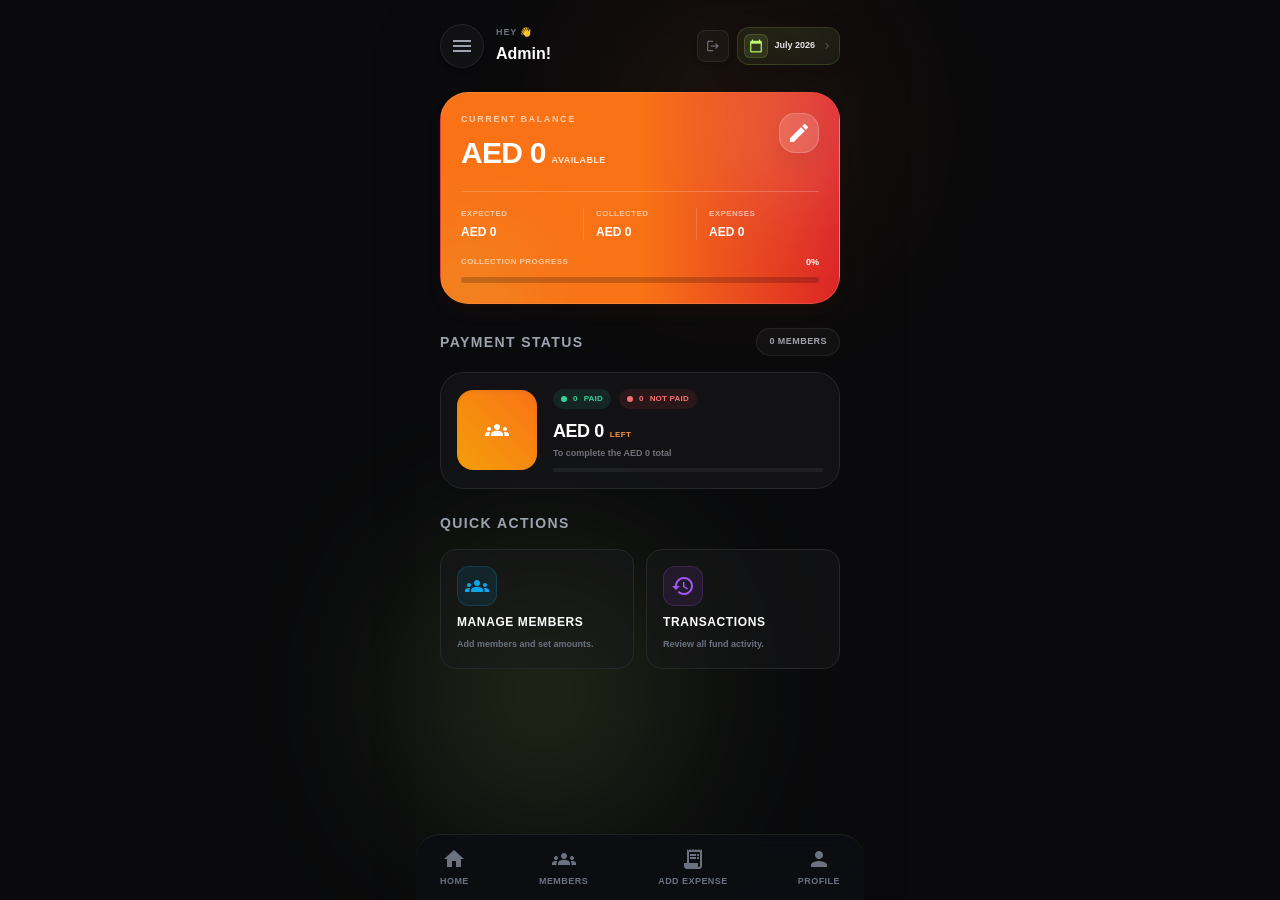
<file: dashboard.html>
<!DOCTYPE html>
<html lang="en">

<head>
  <meta charset="UTF-8">
  <meta name="viewport" content="width=device-width, initial-scale=1.0, viewport-fit=cover">
  <!-- PWA: installable app (Add to Home Screen) -->
  <link rel="manifest" href="manifest.webmanifest">
  <meta name="theme-color" content="#0A0A0C">
  <meta name="mobile-web-app-capable" content="yes">
  <meta name="apple-mobile-web-app-capable" content="yes">
  <meta name="apple-mobile-web-app-status-bar-style" content="black-translucent">
  <meta name="apple-mobile-web-app-title" content="BudgetIQ">
  <link rel="apple-touch-icon" href="icons/apple-touch-icon.png">
  <link rel="icon" href="img/logo.png" type="image/png">
  <title>BudgetIQ</title>
  <!-- Tailwind CSS CDN -->
  <link rel="stylesheet" href="css/tailwind.min.css?v=1">
  <link rel="preload" href="fonts/material-icons.woff2" as="font" type="font/woff2" crossorigin>
  <link rel="stylesheet" href="css/style.css?v=4">
  <script defer src="js/budgetiq-cloud.js?v=1"></script>
  <script defer src="js/budgetiq-core.js?v=71"></script>
</head>

<body class="bg-[#0A0A0C] min-h-screen flex items-center justify-center relative">
  <!-- Pure Mobile View Container (Full screen on mobile, centered on desktop) -->
  <div
    class="w-full max-w-md min-h-screen bg-[#0A0A0C] text-white flex flex-col justify-between relative pb-24 select-none shadow-2xl">
    <!-- Ambient Soft Glow Background spots -->
    <div class="absolute top-0 right-0 w-64 h-64 bg-orange-500/10 rounded-full blur-[90px] pointer-events-none"></div>
    <div class="absolute bottom-20 left-0 w-64 h-64 bg-[#C1FF72]/15 rounded-full blur-[90px] pointer-events-none"></div>
    <!-- Scrollable Content Area -->
    <div class="flex-grow overflow-y-auto no-scrollbar p-6 space-y-6 z-10">
      <!-- 1. Header (User Info & Interactive Month Button) -->
      <div class="flex justify-between items-center">
        <div class="flex justify-between items-center gap-3">
          <button id="hamburgerBtn"
            class="w-11 h-11 rounded-full bg-white/[0.03] border border-white/[0.08] flex items-center justify-center text-gray-400 hover:text-[#C1FF72] hover:border-[#C1FF72]/40 transition-all duration-300 active:scale-95 shadow-md">
            <span class="material-icons text-xl">menu</span>
          </button>
          <div>
            <h4 class="text-[9px] font-bold text-gray-500 uppercase tracking-widest">hey 👋</h4>
            <h2 id="homeUserName" class="mt-0.5 text-base font-extrabold text-white">Admin!</h2>
          </div>
        </div>
        <div class="flex items-center gap-2">
          <!-- Return to the app's first screen -->
          <a href="./splash.html" aria-label="Back to welcome screen"
            class="flex h-8 w-8 shrink-0 items-center justify-center rounded-lg border border-white/[0.08] bg-white/[0.03] text-zinc-500 shadow-md transition-all hover:border-[#C1FF72]/30 hover:text-[#C1FF72] active:scale-95">
            <span class="material-icons" style="font-size: 14px;">logout</span>
          </a>
          <!-- Compact active fund month selector -->
          <button id="monthBtn"
            class="group relative min-w-[96px] overflow-hidden rounded-xl border border-[#C1FF72]/15 bg-gradient-to-br from-[#C1FF72]/[0.08] to-white/[0.025] p-1.5 text-left shadow-[0_10px_30px_rgba(0,0,0,0.18)] transition-all active:scale-95">
            <span class="absolute -right-4 -top-5 h-16 w-16 rounded-full bg-[#C1FF72]/10 blur-2xl"></span>
            <span class="relative flex items-center gap-1.5">
              <span
                class="flex h-6 w-6 shrink-0 items-center justify-center rounded-md border border-[#C1FF72]/15 bg-[#C1FF72]/10 text-[#C1FF72]">
                <span class="material-icons" style="font-size: 14px;">calendar_today</span>
              </span>
              <span class="min-w-0 flex-1">
                <span id="monthText" class="block truncate text-[9px] font-extrabold text-zinc-200">July 2026</span>
              </span>
              <span class="material-icons text-zinc-600 transition-transform group-hover:translate-x-0.5" style="font-size: 12px;">chevron_right</span>
            </span>
          </button>
        </div>
      </div>
      <!-- 2. Main Family Fund Balance Card -->
      <section
        class="relative w-full overflow-hidden rounded-[28px] border border-white/[0.12] bg-gradient-to-r from-orange-500 via-orange-500 to-red-600 p-5 shadow-lg shadow-orange-950/20">
        <div class="absolute -right-10 -top-12 h-40 w-40 rounded-full bg-white/15 blur-[50px]"></div>
        <div class="absolute -bottom-16 -left-10 h-32 w-32 rounded-full bg-[#C1FF72]/15 blur-[45px]"></div>

        <div class="relative z-10">
          <div class="flex items-start justify-between">
            <div>
              <p class="text-[9px] font-extrabold uppercase tracking-[0.18em] text-white/65">Current balance</p>
              <div class="mt-2 flex items-baseline gap-1.5">
                <h3 id="fundCurrentBalance" class="text-3xl font-black tracking-tight text-white">AED 0</h3>
                <span class="text-[9px] font-black uppercase tracking-wider text-white/80">Available</span>
              </div>
            </div>
            <button type="button" onclick="openExpectedAmountModal()" aria-label="Edit expected amount"
              class="flex h-10 w-10 items-center justify-center rounded-2xl border border-white/20 bg-white/15 text-white shadow-[0_8px_25px_rgba(0,0,0,0.08)] transition-transform active:scale-95">
              <span class="material-icons text-lg">edit</span>
            </button>
          </div>

          <div class="mt-5 grid grid-cols-3 gap-2 border-t border-white/20 pt-4">
            <div>
              <p class="text-[8px] font-bold uppercase tracking-wider text-white/60">Expected</p>
              <p id="fundExpected" class="mt-1 text-xs font-extrabold text-white">AED 0</p>
            </div>
            <div class="border-x border-white/15 px-3">
              <p class="text-[8px] font-bold uppercase tracking-wider text-white/60">Collected</p>
              <p id="fundCollected" class="mt-1 text-xs font-extrabold text-white">AED 0</p>
            </div>
            <div class="pl-1">
              <p class="text-[8px] font-bold uppercase tracking-wider text-white/60">Expenses</p>
              <p id="fundExpenses" class="mt-1 text-xs font-extrabold text-white">AED 0</p>
            </div>
          </div>

          <div class="mt-4">
            <div class="mb-2 flex items-center justify-between">
              <span class="text-[8px] font-bold uppercase tracking-wider text-white/60">Collection progress</span>
              <span id="fundCollectionPercent" class="text-[9px] font-black text-white">0%</span>
            </div>
            <div class="h-1.5 overflow-hidden rounded-full bg-black/20">
              <div id="fundCollectionProgress" class="h-full rounded-full bg-gradient-to-r from-[#C1FF72] to-emerald-400 shadow-[0_0_14px_rgba(193,255,114,0.28)] transition-[width] duration-300" style="width: 0%"></div>
            </div>
          </div>
        </div>
      </section>
      <!-- 3. Contribution Status Section -->
      <div class="space-y-4">
        <div class="flex justify-between items-center">
          <h3 class="text-sm font-extrabold uppercase tracking-widest text-gray-400">Payment status</h3>
          <span
            class="rounded-full border border-white/[0.08] bg-white/[0.03] px-3 py-1.5 text-[9px] font-extrabold uppercase tracking-wider text-zinc-400"><span id="fundMemberTotal">0</span> members</span>
        </div>
        <!-- Compact contribution summary card -->
        <div
          class="bg-zinc-900/60 border border-zinc-800 rounded-[24px] p-4 flex gap-4 items-center transition-all duration-300">
          <div
            class="w-20 h-20 bg-gradient-to-tr from-amber-500 to-orange-500 rounded-2xl flex items-center justify-center shrink-0 shadow-inner transition-colors duration-300">
            <span class="material-icons text-white text-4xl">groups</span>
          </div>
          <div class="min-w-0 flex-grow">
            <div class="flex items-center gap-2">
              <span
                class="inline-flex items-center gap-1.5 rounded-full bg-emerald-400/10 px-2 py-1 text-[8px] font-black uppercase tracking-wide text-emerald-400">
                <span class="h-1.5 w-1.5 rounded-full bg-emerald-400"></span><span id="fundPaidCount">0</span> paid
              </span>
              <span
                class="inline-flex items-center gap-1.5 rounded-full bg-red-500/10 px-2 py-1 text-[8px] font-black uppercase tracking-wide text-red-400">
                <span class="h-1.5 w-1.5 rounded-full bg-red-400"></span><span id="fundUnpaidCount">0</span> not paid
              </span>
            </div>
            <div class="mt-2 flex items-baseline gap-1.5">
              <h4 id="fundAmountLeft" class="text-lg font-black tracking-tight text-white">AED 0</h4>
              <span class="text-[8px] font-black uppercase tracking-wider text-orange-400">left</span>
            </div>
            <p class="mt-0.5 text-[9px] font-semibold text-zinc-500">To complete the <span id="fundTotalTarget">AED 0</span> total</p>
            <div class="mt-2 h-1 overflow-hidden rounded-full bg-white/[0.06]">
              <div id="fundStatusProgress" class="h-full rounded-full bg-gradient-to-r from-[#C1FF72] to-emerald-400 transition-[width] duration-300" style="width: 0%"></div>
            </div>
          </div>
        </div>
      </div>
      <!-- 4. BudgetIQ Quick Actions -->
      <div class="space-y-4">
        <h3 class="text-sm font-extrabold uppercase tracking-widest text-gray-400">Quick actions</h3>
        <div class="grid grid-cols-2 gap-3">
          <!-- 1. Manage Members -->
          <a href="./plan.html"
            class="block bg-zinc-900/50 hover:bg-zinc-900/80 border border-zinc-800 rounded-2xl p-4 space-y-2 transition-all cursor-pointer group active:scale-[0.98]">
            <div class="w-10 h-10 rounded-xl bg-sky-500/10 border border-sky-500/20 flex items-center justify-center">
              <span
                class="material-icons text-sky-500 text-xl group-hover:scale-110 transition-transform">groups</span>
            </div>
            <h4 class="text-xs font-bold text-white uppercase tracking-wider">Manage Members</h4>
            <p class="text-[9px] text-gray-500 font-semibold leading-normal">Add members and set amounts.</p>
          </a>
          <!-- 2. Transactions -->
          <a href="./history.html"
            class="block bg-zinc-900/50 hover:bg-zinc-900/80 border border-zinc-800 rounded-2xl p-4 space-y-2 transition-all cursor-pointer group active:scale-[0.98]">
            <div
              class="w-10 h-10 rounded-xl bg-purple-500/10 border border-purple-500/20 flex items-center justify-center">
              <span
                class="material-icons text-purple-500 text-xl group-hover:scale-110 transition-transform">history</span>
            </div>
            <h4 class="text-xs font-bold text-white uppercase tracking-wider">Transactions</h4>
            <p class="text-[9px] text-gray-500 font-semibold leading-normal">Review all fund activity.</p>
          </a>
        </div>
      </div>
    </div>
    <!-- 5. Sticky Bottom Navigation Bar -->
    <div
      class="fixed bottom-0 left-1/2 -translate-x-1/2 w-full max-w-md bg-[#0D0E12]/90 border-t border-zinc-800/80 backdrop-blur-md px-6 py-3 flex justify-between items-center z-40 rounded-t-3xl">
      <!-- Home -->
      <a href="./dashboard.html" class="flex flex-col items-center gap-1 text-gray-500 hover:text-white transition-all">
        <span class="material-icons text-xl">home</span>
        <span class="text-[9px] font-bold uppercase tracking-wider">Home</span>
      </a>
      <!-- Members -->
      <a href="./plan.html" class="flex flex-col items-center gap-1 text-gray-500 hover:text-white transition-all">
        <span class="material-icons text-xl">groups</span>
        <span class="text-[9px] font-bold uppercase tracking-wider">Members</span>
      </a>
      <!-- Cart -->
      <a href="./cart.html"
        class="flex flex-col items-center gap-1 text-gray-500 hover:text-white transition-all relative">
        <span class="material-icons text-xl">receipt_long</span>
        <span class="text-[9px] font-bold uppercase tracking-wider">Add Expense</span>
      </a>
      <!-- Profile -->
      <a href="./profile.html" class="flex flex-col items-center gap-1 text-gray-500 hover:text-white transition-all">
        <span class="material-icons text-xl">person</span>
        <span class="text-[9px] font-bold uppercase tracking-wider">Profile</span>
      </a>
    </div>
    <!-- Dynamic Micro-Notification popup -->
    <div id="toastNotification"
      class="fixed bottom-24 left-1/2 -translate-x-1/2 bg-zinc-950 border border-zinc-800 text-[#C1FF72] text-[11px] font-bold px-5 py-3 rounded-full shadow-2xl flex items-center gap-2 whitespace-nowrap opacity-0 pointer-events-none translate-y-3 transition-all duration-300 z-50">
      <span class="material-icons text-sm">check_circle</span>
      <span id="toastText">Action Successful!</span>
    </div>
    <!-- 6. INTERACTIVE MODAL & SHEET OVERLAYS -->
    <!-- Centered Month Picker Modal -->
    <div id="monthSheet"
      class="fixed inset-0 z-50 flex items-center justify-center hidden bg-black/75 p-6 opacity-0 backdrop-blur-sm transition-all duration-300">
      <!-- Sheet Content container -->
      <div
        class="w-full max-w-[300px] scale-95 space-y-4 rounded-[26px] border border-white/[0.09] bg-[#111115]/95 p-4 shadow-[0_30px_90px_rgba(0,0,0,0.6)] transition-transform duration-300">
        <div class="flex justify-between items-center pb-1">
          <div class="flex items-center gap-2.5">
            <span class="flex h-8 w-8 items-center justify-center rounded-xl bg-[#C1FF72]/10 text-[#C1FF72]">
              <span class="material-icons text-base">date_range</span>
            </span>
            <div>
            <h3 class="text-sm font-extrabold text-white">Select month</h3>
            </div>
          </div>
          <button onclick="closeMonthSheet()" aria-label="Close month selector"
            class="w-7 h-7 rounded-full bg-white/[0.035] border border-white/[0.07] flex items-center justify-center">
            <span class="material-icons text-sm text-gray-400">close</span>
          </button>
        </div>
        <!-- 12-month choices -->
        <div class="grid grid-cols-3 gap-1.5">
          <button onclick="selectMonth('January 2026', this)" class="month-option rounded-xl border border-zinc-800 bg-zinc-900/50 py-2.5 text-[9px] font-bold text-gray-400 transition-all">Jan</button>
          <button onclick="selectMonth('February 2026', this)" class="month-option rounded-xl border border-zinc-800 bg-zinc-900/50 py-2.5 text-[9px] font-bold text-gray-400 transition-all">Feb</button>
          <button onclick="selectMonth('March 2026', this)" class="month-option rounded-xl border border-zinc-800 bg-zinc-900/50 py-2.5 text-[9px] font-bold text-gray-400 transition-all">Mar</button>
          <button onclick="selectMonth('April 2026', this)" class="month-option rounded-xl border border-zinc-800 bg-zinc-900/50 py-2.5 text-[9px] font-bold text-gray-400 transition-all">Apr</button>
          <button onclick="selectMonth('May 2026', this)" class="month-option rounded-xl border border-zinc-800 bg-zinc-900/50 py-2.5 text-[9px] font-bold text-gray-400 transition-all">May</button>
          <button onclick="selectMonth('June 2026', this)" class="month-option rounded-xl border border-zinc-800 bg-zinc-900/50 py-2.5 text-[9px] font-bold text-gray-400 transition-all">Jun</button>
          <button onclick="selectMonth('July 2026', this)" class="month-option rounded-xl border border-[#C1FF72] bg-[#C1FF72] py-2.5 text-[9px] font-black text-black shadow-md transition-all">Jul</button>
          <button onclick="selectMonth('August 2026', this)" class="month-option rounded-xl border border-zinc-800 bg-zinc-900/50 py-2.5 text-[9px] font-bold text-gray-400 transition-all">Aug</button>
          <button onclick="selectMonth('September 2026', this)" class="month-option rounded-xl border border-zinc-800 bg-zinc-900/50 py-2.5 text-[9px] font-bold text-gray-400 transition-all">Sep</button>
          <button onclick="selectMonth('October 2026', this)" class="month-option rounded-xl border border-zinc-800 bg-zinc-900/50 py-2.5 text-[9px] font-bold text-gray-400 transition-all">Oct</button>
          <button onclick="selectMonth('November 2026', this)" class="month-option rounded-xl border border-zinc-800 bg-zinc-900/50 py-2.5 text-[9px] font-bold text-gray-400 transition-all">Nov</button>
          <button onclick="selectMonth('December 2026', this)" class="month-option rounded-xl border border-zinc-800 bg-zinc-900/50 py-2.5 text-[9px] font-bold text-gray-400 transition-all">Dec</button>
        </div>
      </div>
    </div>
    <!-- Expected Fund Amount Modal -->
    <div id="expectedAmountModal"
      class="fixed inset-0 z-50 hidden items-center justify-center bg-black/75 p-6 backdrop-blur-sm">
      <form onsubmit="saveExpectedAmount(event)"
        class="w-full max-w-xs space-y-4 rounded-[28px] border border-white/[0.09] bg-[#111115] p-5 shadow-2xl">
        <div class="flex items-start justify-between gap-4">
          <div>
            <p class="text-[9px] font-extrabold uppercase tracking-[0.16em] text-[#C1FF72]">Fund target</p>
            <h3 class="mt-1 text-base font-extrabold text-white">Edit expected amount</h3>
            <p id="expectedAmountMonthLabel" class="mt-1 text-[9px] font-semibold text-zinc-500">July 2026</p>
          </div>
          <button type="button" onclick="closeExpectedAmountModal()" aria-label="Close expected amount popup"
            class="flex h-8 w-8 shrink-0 items-center justify-center rounded-full border border-white/[0.07] bg-white/[0.035] text-zinc-400">
            <span class="material-icons text-sm">close</span>
          </button>
        </div>

        <label class="block space-y-1.5">
          <span class="text-[9px] font-extrabold uppercase tracking-wider text-zinc-500">Expected total (AED)</span>
          <input id="expectedAmountInput" type="number" min="1" step="1" inputmode="decimal" required
            class="w-full rounded-2xl border border-zinc-800 bg-zinc-900 px-4 py-3 text-sm font-extrabold text-white outline-none focus:border-[#C1FF72]/40" />
        </label>
        <p id="expectedAmountError" class="hidden text-[9px] font-bold text-red-400">Enter an amount greater than AED 0.</p>

        <div class="grid grid-cols-2 gap-2">
          <button type="button" onclick="closeExpectedAmountModal()"
            class="rounded-2xl border border-white/[0.07] bg-white/[0.025] py-3 text-[9px] font-black uppercase tracking-wider text-zinc-400">Cancel</button>
          <button type="submit"
            class="rounded-2xl bg-[#C1FF72] py-3 text-[9px] font-black uppercase tracking-wider text-black active:scale-[0.98]">Save amount</button>
        </div>
      </form>
    </div>
    <!-- Loyalty Card Popup Modal -->
    <div id="loyaltyModal"
      class="fixed inset-0 bg-black/70 z-50 flex items-center justify-center p-6 hidden opacity-0 transition-opacity duration-300">
      <div
        class="w-full max-w-sm bg-gradient-to-b from-zinc-800 to-black border border-zinc-800 rounded-[32px] p-6 space-y-4 shadow-2xl relative scale-95 transition-transform duration-300">
        <button onclick="closeLoyaltyModal()"
          class="absolute top-4 right-4 w-8 h-8 rounded-full bg-zinc-800 border border-zinc-700 flex items-center justify-center">
          <span class="material-icons text-sm text-gray-400">close</span>
        </button>
        <div class="text-center pt-2">
          <span class="material-icons text-amber-500 text-4xl">stars</span>
          <h3 class="text-base font-extrabold text-white mt-1">My Loyalty Stamp Card</h3>
          <p class="text-[10px] text-gray-500 font-medium">Get 8 stamps, win 1 full premium lunchbox free! 🍱</p>
        </div>
        <!-- Stamp Grid -->
        <div class="grid grid-cols-4 gap-3 py-2">
          <!-- Stamped 1 -->
          <div
            class="aspect-square bg-amber-500/10 border-2 border-amber-500 rounded-xl flex items-center justify-center text-amber-500">
            <span class="material-icons text-lg">check_circle</span>
          </div>
          <!-- Stamped 2 -->
          <div
            class="aspect-square bg-amber-500/10 border-2 border-amber-500 rounded-xl flex items-center justify-center text-amber-500">
            <span class="material-icons text-lg">check_circle</span>
          </div>
          <!-- Stamped 3 -->
          <div
            class="aspect-square bg-amber-500/10 border-2 border-amber-500 rounded-xl flex items-center justify-center text-amber-500">
            <span class="material-icons text-lg">check_circle</span>
          </div>
          <!-- Stamped 4 -->
          <div
            class="aspect-square bg-amber-500/10 border-2 border-amber-500 rounded-xl flex items-center justify-center text-amber-500">
            <span class="material-icons text-lg">check_circle</span>
          </div>
          <!-- Stamped 5 -->
          <div
            class="aspect-square bg-amber-500/10 border-2 border-amber-500 rounded-xl flex items-center justify-center text-amber-500">
            <span class="material-icons text-lg">check_circle</span>
          </div>
          <!-- Empty 6 -->
          <div
            class="aspect-square bg-zinc-950 border border-zinc-800 rounded-xl flex items-center justify-center text-gray-600 font-black">
            6
          </div>
          <!-- Empty 7 -->
          <div
            class="aspect-square bg-zinc-950 border border-zinc-800 rounded-xl flex items-center justify-center text-gray-600 font-black">
            7
          </div>
          <!-- Empty 8 -->
          <div
            class="aspect-square bg-zinc-950 border border-zinc-800 rounded-xl flex items-center justify-center text-gray-600 font-black">
            8
          </div>
        </div>
        <div class="bg-zinc-900 p-3 rounded-xl border border-zinc-800 text-center">
          <p class="text-[11px] font-bold text-[#C1FF72]">5/8 STAMPS COLLECTED!</p>
        </div>
      </div>
    </div>
    <!-- Drive-In Custom Order Modal -->
    <div id="driveInModal"
      class="fixed inset-0 bg-black/70 z-50 flex items-center justify-center p-6 hidden opacity-0 transition-opacity duration-300">
      <div
        class="w-full max-w-sm bg-gradient-to-b from-zinc-800 to-black border border-zinc-800 rounded-[32px] p-6 space-y-4 shadow-2xl relative scale-95 transition-transform duration-300">
        <button onclick="closeDriveInModal()"
          class="absolute top-4 right-4 w-8 h-8 rounded-full bg-zinc-800 border border-zinc-700 flex items-center justify-center">
          <span class="material-icons text-sm text-gray-400">close</span>
        </button>
        <div class="pt-2">
          <div class="flex items-center gap-2">
            <span class="material-icons text-sky-500 text-2xl">directions_car</span>
            <h3 class="text-base font-extrabold text-white">Car Drive-In Setup</h3>
          </div>
          <p class="text-[10px] text-gray-500 font-medium mt-1">Car mein baithe-bhiathe deliver karwayein. No delivery
            fee!
          </p>
        </div>
        <!-- Inputs -->
        <div class="space-y-3">
          <div class="space-y-1">
            <label class="text-[10px] text-gray-500 font-bold uppercase tracking-wider">Car Model & Number</label>
            <input type="text" placeholder="PB-10 CD-1234 (Thar/Swift)"
              class="w-full bg-zinc-950 border border-zinc-800 rounded-xl py-3 px-4 text-xs font-semibold focus:border-[#C1FF72] outline-none" />
          </div>
          <div class="space-y-1">
            <label class="text-[10px] text-gray-500 font-bold uppercase tracking-wider">Select Parking Bay</label>
            <div class="grid grid-cols-3 gap-2">
              <button onclick="setParkingBay(this)"
                class="bg-zinc-950 border border-zinc-800 text-xs py-2 rounded-lg text-gray-400 hover:text-white transition-all font-bold">Bay
                01</button>
              <button onclick="setParkingBay(this)"
                class="bg-zinc-950 border border-zinc-800 text-xs py-2 rounded-lg text-gray-400 hover:text-white transition-all font-bold">Bay
                02</button>
              <button onclick="setParkingBay(this)"
                class="bg-[#C1FF72] text-black border border-[#C1FF72] text-xs py-2 rounded-lg transition-all font-black">Bay
                03</button>
            </div>
          </div>
        </div>
        <button onclick="showNotification('Drive-In Spot Set Successfully! 🚗')"
          class="w-full bg-[#C1FF72] text-black font-extrabold py-3.5 rounded-xl text-xs uppercase tracking-wider transition-all">
          Confirm Car Spot
        </button>
      </div>
    </div>
  </div>
  <!-- 3. INTERACTIVE SLIDEOUT SIDEBAR DRAWER (Glassmorphism & Search) -->
  <!-- Overlay backdrop -->
  <div id="sidebarBackdrop" class="absolute inset-0 bg-black/80 z-40 hidden opacity-0 transition-opacity duration-300">
  </div>
  <!-- Redesigned Premium Sidebar Panel -->
  <div id="sidebarMenu"
    class="absolute inset-y-0 left-0 w-80 bg-[#090A0E]/95 border-r border-white/[0.06] backdrop-blur-2xl z-50 transform -translate-x-full transition-transform duration-500 ease-out flex flex-col justify-between p-6 overflow-y-auto no-scrollbar">
    <div class="space-y-5">
      <!-- Sidebar Profile & Close Header -->
      <div class="flex justify-between items-center pb-4 border-b border-white/[0.04]">
        <div class="flex items-center gap-3">
          <div id="budgetIQSidebarAvatar"
            class="w-10 h-10 bg-[#C1FF72] text-black text-sm font-black rounded-full flex items-center justify-center">
            A
          </div>
          <div>
            <h4 id="budgetIQSidebarUser" class="text-xs font-extrabold text-white">Admin ⚡</h4>
            <p class="text-[9px] text-gray-500 font-semibold">BudgetIQ Workspace</p>
          </div>
        </div>
        <!-- Styled Close Button -->
        <button id="closeSidebarBtn"
          class="w-8 h-8 rounded-full bg-white/[0.03] border border-white/[0.08] flex items-center justify-center text-gray-400 hover:text-white transition-all">
          <span class="material-icons text-sm">close</span>
        </button>
      </div>
      <!-- NEW: Live Screen Search Box (UX upgrade) -->
      <div
        class="flex bg-white/[0.03] border border-white/[0.06] focus-within:border-[#C1FF72]/40 rounded-xl p-1 transition-all">
        <span class="material-icons text-gray-500 text-sm px-2 flex items-center">search</span>
        <input id="screenSearch" onkeyup="searchScreens()" type="text" placeholder="Search"
          class="bg-transparent w-full outline-none py-2 text-[10px] font-bold uppercase tracking-wider placeholder-gray-600 text-white" />
      </div>
      <!-- CATEGORIZED DIRECTORY -->
      <div id="linksContainer" class="space-y-5 overflow-y-auto no-scrollbar pr-1 max-h-[440px]">
        <!-- Category 2: User Core App -->
        <div class="category-sec space-y-2">
          <h4 class="text-[8px] font-black uppercase tracking-widest text-[#C1FF72]">User Core App</h4>
          <div class="space-y-1 text-xs">
            <a href="./dashboard.html"
              class="nav-link-item flex items-center justify-between py-2 px-3 text-gray-400 hover:text-[#C1FF72] rounded-xl hover:bg-white/[0.03] transition-all font-semibold group">
              <span class="flex items-center gap-2 group-hover:translate-x-1.5 transition-transform"><span
                  class="material-icons text-sm text-gray-500 group-hover:text-[#C1FF72]">home</span> Home
                Dashboard</span>
            </a>
          </div>
        </div>
        <!-- Category 4: Profile and history -->
        <div class="category-sec space-y-2">
          <h4 class="text-[8px] font-black uppercase tracking-widest text-purple-400">Profile &amp; History</h4>
          <div class="space-y-1 text-xs">
            <a href="./profile.html"
              class="nav-link-item flex items-center justify-between py-2 px-3 text-gray-400 hover:text-[#C1FF72] rounded-xl hover:bg-white/[0.03] transition-all font-semibold group">
              <span class="flex items-center gap-2 group-hover:translate-x-1.5 transition-transform"><span
                  class="material-icons text-sm text-gray-500 group-hover:text-[#C1FF72]">person</span> Profile</span>
            </a>
            <a href="./history.html"
              class="nav-link-item flex items-center justify-between py-2 px-3 text-gray-400 hover:text-[#C1FF72] rounded-xl hover:bg-white/[0.03] transition-all font-semibold group">
              <span class="flex items-center gap-2 group-hover:translate-x-1.5 transition-transform"><span
                  class="material-icons text-sm text-gray-500 group-hover:text-[#C1FF72]">history</span> History</span>
            </a>
            <a href="./notifications.html"
              class="nav-link-item flex items-center justify-between py-2 px-3 text-gray-400 hover:text-[#C1FF72] rounded-xl hover:bg-white/[0.03] transition-all font-semibold group">
              <span class="flex items-center gap-2 group-hover:translate-x-1.5 transition-transform"><span
                  class="material-icons text-sm text-gray-500 group-hover:text-[#C1FF72]">notifications</span> Notifications</span>
              <span data-budgetiq-notification-badge class="hidden min-w-[18px] rounded-full bg-red-500 px-1.5 py-0.5 text-center text-[7px] font-black text-white">0</span>
            </a>
          </div>
        </div>
        <div class="category-sec space-y-2" data-budgetiq-admin-only>
          <h4 class="text-[8px] font-black uppercase tracking-widest text-amber-400">Administration</h4>
          <div class="space-y-1 text-xs"><a href="./settings.html" class="nav-link-item flex items-center justify-between py-2 px-3 text-gray-400 hover:text-[#C1FF72] rounded-xl hover:bg-white/[0.03] transition-all font-semibold group"><span class="flex items-center gap-2 group-hover:translate-x-1.5 transition-transform"><span class="material-icons text-sm text-gray-500 group-hover:text-[#C1FF72]">settings</span> Settings</span></a></div>
        </div>
      </div>
    </div>
    <!-- Sidebar Footer -->
    <div
      class="pt-4 border-t border-white/[0.04] flex items-center justify-between text-[10px] text-gray-500 font-semibold uppercase tracking-wider">
      <span id="budgetIQSidebarFooterUser">Admin</span>
      <span>v1.1.1 ⚡</span>
    </div>
  </div>
</body>

</html>
</file>
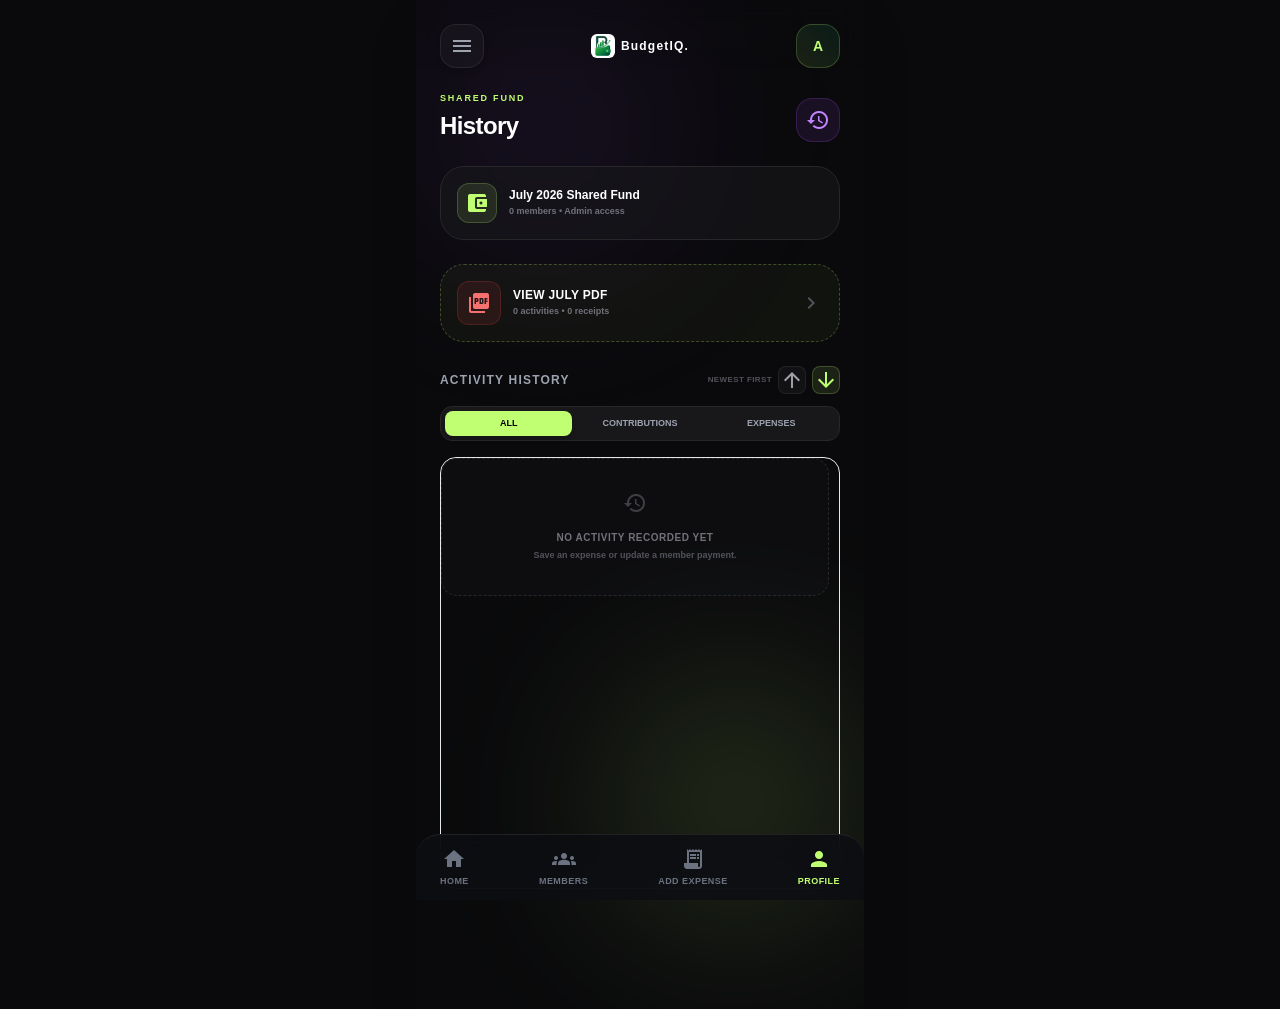
<file: history.html>
<!DOCTYPE html>
<html lang="en">

<head>
  <meta charset="UTF-8">
  <meta name="viewport" content="width=device-width, initial-scale=1.0, viewport-fit=cover">
  <link rel="manifest" href="manifest.webmanifest">
  <meta name="theme-color" content="#0A0A0C">
  <meta name="mobile-web-app-capable" content="yes">
  <meta name="apple-mobile-web-app-capable" content="yes">
  <meta name="apple-mobile-web-app-status-bar-style" content="black-translucent">
  <meta name="apple-mobile-web-app-title" content="BudgetIQ">
  <link rel="apple-touch-icon" href="icons/apple-touch-icon.png">
  <link rel="icon" href="img/logo.png" type="image/png">
  <title>BudgetIQ History</title>
  <link rel="stylesheet" href="css/tailwind.min.css?v=1">
  <link rel="preload" href="fonts/material-icons.woff2" as="font" type="font/woff2" crossorigin>
  <link rel="stylesheet" href="css/style.css?v=4">
  <script defer src="js/budgetiq-cloud.js?v=1"></script>
  <script defer src="js/budgetiq-core.js?v=71"></script>
</head>

<body class="bg-[#0A0A0C] min-h-screen flex items-center justify-center relative">
  <div
    class="w-full max-w-md min-h-screen bg-[#0A0A0C] text-white flex flex-col justify-between relative pb-24 select-none shadow-2xl overflow-hidden">
    <div class="absolute top-0 left-0 w-64 h-64 bg-purple-500/10 rounded-full blur-[90px] pointer-events-none"></div>
    <div class="absolute bottom-20 right-0 w-64 h-64 bg-[#C1FF72]/15 rounded-full blur-[90px] pointer-events-none"></div>

    <div class="ps-6 pt-6 pe-6 flex justify-between items-center z-20 backdrop-blur-md">
      <button id="hamburgerBtn"
        class="w-11 h-11 rounded-2xl bg-white/[0.03] border border-white/[0.08] flex items-center justify-center text-gray-400 hover:text-[#C1FF72] hover:border-[#C1FF72]/40 transition-all duration-300 active:scale-95 shadow-md">
        <span class="material-icons text-xl">menu</span>
      </button>
      <div class="flex items-center gap-1.5">
        <img src="img/budgetiq-logo.png" alt="BudgetIQ logo" class="w-6 h-6 rounded-md object-contain">
        <span class="text-xs font-black tracking-widest text-white">BudgetIQ.</span>
      </div>
      <div id="profileHeaderAvatar"
        class="w-11 h-11 rounded-2xl bg-gradient-to-tr from-[#C1FF72]/10 to-emerald-500/10 border border-[#C1FF72]/20 flex items-center justify-center text-[#C1FF72] font-black text-sm">
        A
      </div>
    </div>

    <div class="flex-grow overflow-y-auto no-scrollbar p-6 space-y-6 z-10">
      <div class="flex items-end justify-between">
        <div>
          <p class="text-[9px] font-black uppercase tracking-[0.2em] text-[#C1FF72]">Shared fund</p>
          <h1 class="mt-1 text-2xl font-extrabold tracking-tight text-white">History</h1>
        </div>
        <span class="flex h-11 w-11 items-center justify-center rounded-2xl border border-purple-500/20 bg-purple-500/10 text-purple-400">
          <span class="material-icons text-xl">history</span>
        </span>
      </div>

      <div class="rounded-[24px] border border-zinc-800 bg-zinc-900/60 p-4">
        <div class="flex items-center gap-3">
          <span class="flex h-10 w-10 shrink-0 items-center justify-center rounded-xl border border-[#C1FF72]/20 bg-[#C1FF72]/10 text-[#C1FF72]">
            <span class="material-icons text-lg">account_balance_wallet</span>
          </span>
          <div class="min-w-0">
            <h2 id="profileFundMonth" class="truncate text-xs font-extrabold text-white">July 2026 Shared Fund</h2>
            <p id="profileFundSummary" class="mt-0.5 text-[9px] font-semibold text-zinc-500">0 members • Admin access</p>
          </div>
        </div>
      </div>

      <button type="button" onclick="exportBudgetIQMonthlyHistoryPDF()"
        class="group flex w-full items-center gap-3 rounded-[24px] border border-dashed border-[#C1FF72]/25 bg-[#C1FF72]/[0.04] p-4 text-left transition-all hover:border-[#C1FF72]/50 hover:bg-[#C1FF72]/[0.07] active:scale-[0.99]">
        <span class="flex h-11 w-11 shrink-0 items-center justify-center rounded-xl border border-red-500/20 bg-red-500/10 text-red-400">
          <span class="material-icons text-xl">picture_as_pdf</span>
        </span>
        <span class="min-w-0 flex-1">
          <span id="historyPdfButtonLabel" class="block truncate text-xs font-extrabold uppercase tracking-wide text-white">View July PDF</span>
          <span id="historyPdfButtonSummary" class="mt-0.5 block truncate text-[9px] font-semibold text-zinc-500">0 activities • 0 receipts</span>
        </span>
        <span class="material-icons text-sm text-zinc-600 transition-transform group-hover:translate-x-1 group-hover:text-[#C1FF72]">chevron_right</span>
      </button>

      <div class="space-y-4">
        <div class="space-y-3">
          <div class="flex items-center justify-between">
            <h3 class="text-xs font-extrabold uppercase tracking-widest text-gray-400">activity history</h3>
            <div class="flex items-center gap-1.5">
              <span class="mr-1 text-[8px] font-extrabold uppercase tracking-wider text-zinc-600">Newest first</span>
              <button type="button" onclick="scrollBudgetIQActivity(-1)" aria-label="Scroll activity history up"
                class="flex h-7 w-7 items-center justify-center rounded-lg border border-white/[0.07] bg-white/[0.035] text-zinc-400 transition-all active:scale-90">
                <span class="material-icons text-sm">arrow_upward</span>
              </button>
              <button type="button" onclick="scrollBudgetIQActivity(1)" aria-label="Scroll activity history down"
                class="flex h-7 w-7 items-center justify-center rounded-lg border border-[#C1FF72]/20 bg-[#C1FF72]/10 text-[#C1FF72] transition-all active:scale-90">
                <span class="material-icons text-sm">arrow_downward</span>
              </button>
            </div>
          </div>
          <div class="grid grid-cols-3 gap-1 rounded-xl border border-zinc-800 bg-[#18181B] p-1">
            <button onclick="filterOrders('all', this)"
              class="filter-btn bg-[#C1FF72] text-black text-[9px] font-black px-3.5 py-1.5 rounded-lg uppercase transition-all shadow-md">All</button>
            <button onclick="filterOrders('contribution', this)"
              class="filter-btn text-gray-400 text-[9px] font-extrabold px-3.5 py-1.5 rounded-lg uppercase hover:text-white transition-all">Contributions</button>
            <button onclick="filterOrders('expense', this)"
              class="filter-btn text-gray-400 text-[9px] font-extrabold px-3.5 py-1.5 rounded-lg uppercase hover:text-white transition-all">Expenses</button>
          </div>
        </div>
        <div id="profileActivityList"
          class="history-activity-scroll space-y-3 rounded-2xl border border-white/[0.05] bg-black/10 p-2"></div>
      </div>
    </div>

    <div
      class="fixed bottom-0 left-1/2 -translate-x-1/2 w-full max-w-md bg-[#0D0E12]/90 border-t border-zinc-800/80 backdrop-blur-md px-6 py-3 flex justify-between items-center z-40 rounded-t-3xl">
      <a href="./dashboard.html" class="flex flex-col items-center gap-1 text-gray-500 hover:text-white transition-all">
        <span class="material-icons text-xl">home</span>
        <span class="text-[9px] font-bold uppercase tracking-wider">Home</span>
      </a>
      <a href="./plan.html" class="flex flex-col items-center gap-1 text-gray-500 hover:text-white transition-all">
        <span class="material-icons text-xl">groups</span>
        <span class="text-[9px] font-bold uppercase tracking-wider">Members</span>
      </a>
      <a href="./cart.html" class="flex flex-col items-center gap-1 text-gray-500 hover:text-white transition-all relative">
        <span class="material-icons text-xl">receipt_long</span>
        <span class="text-[9px] font-bold uppercase tracking-wider">Add Expense</span>
      </a>
      <a href="./profile.html" class="flex flex-col items-center gap-1 text-[#C1FF72] hover:text-white transition-all">
        <span class="material-icons text-xl">person</span>
        <span class="text-[9px] font-bold uppercase tracking-wider">Profile</span>
      </a>
    </div>

    <div id="orderDetailModal"
      class="fixed inset-0 bg-black/70 z-50 flex items-center justify-center p-6 hidden opacity-0 transition-opacity duration-300">
      <div
        class="w-full max-w-sm bg-gradient-to-b from-zinc-800 to-black border border-zinc-800 rounded-[32px] p-6 space-y-4 shadow-2xl relative scale-95 transition-transform duration-300">
        <button onclick="closeOrderDetailModal()"
          class="absolute top-4 right-4 w-8 h-8 rounded-full bg-zinc-800 border border-zinc-700 flex items-center justify-center">
          <span class="material-icons text-sm text-gray-400">close</span>
        </button>
        <div class="pt-2 text-center">
          <span id="modalActivityIcon" class="material-icons text-[#C1FF72] text-4xl">receipt_long</span>
          <h3 id="modalTitle" class="text-sm font-extrabold text-white mt-1">Activity Details</h3>
          <p id="modalMeta" class="text-[10px] text-gray-500 font-medium">July 2026 • Expense</p>
        </div>
        <div class="bg-zinc-950 border border-zinc-800 p-4 rounded-2xl space-y-2 text-xs">
          <div class="flex justify-between"><span class="text-gray-500">Amount</span><span id="modalPrice" class="text-white font-bold">AED 0</span></div>
          <div class="flex justify-between gap-4"><span id="modalPersonLabel" class="text-gray-500">Purchased By</span><span id="modalPerson" class="truncate text-right text-white font-bold">Admin</span></div>
          <div class="flex justify-between gap-4"><span id="modalDetailLabel" class="text-gray-500">Category</span><span id="modalDetail" class="truncate text-right text-white font-bold">Other</span></div>
          <div class="flex justify-between gap-4"><span class="text-gray-500">Reference</span><span id="modalReference" class="text-right text-white font-bold tracking-wide">BIQ-0000</span></div>
          <div class="flex justify-between"><span class="text-gray-500">Activity Status</span><span id="modalStatus" class="text-[#C1FF72] font-black uppercase tracking-wider">Recorded</span></div>
        </div>
      </div>
    </div>
  </div>

  <div id="sidebarBackdrop" class="absolute inset-0 bg-black/80 z-40 hidden opacity-0 transition-opacity duration-300"></div>
  <div id="sidebarMenu"
    class="absolute inset-y-0 left-0 w-80 bg-[#090A0E]/95 border-r border-white/[0.06] backdrop-blur-2xl z-50 transform -translate-x-full transition-transform duration-500 ease-out flex flex-col justify-between p-6 overflow-y-auto no-scrollbar">
    <div class="space-y-5">
      <div class="flex justify-between items-center pb-4 border-b border-white/[0.04]">
        <div class="flex items-center gap-3">
          <div id="budgetIQSidebarAvatar" class="w-10 h-10 bg-[#C1FF72] text-black text-sm font-black rounded-full flex items-center justify-center">A</div>
          <div>
            <h4 id="budgetIQSidebarUser" class="text-xs font-extrabold text-white">Admin ⚡</h4>
            <p class="text-[9px] text-gray-500 font-semibold">BudgetIQ Workspace</p>
          </div>
        </div>
        <button id="closeSidebarBtn" class="w-8 h-8 rounded-full bg-white/[0.03] border border-white/[0.08] flex items-center justify-center text-gray-400 hover:text-white transition-all">
          <span class="material-icons text-sm">close</span>
        </button>
      </div>
      <div class="flex bg-white/[0.03] border border-white/[0.06] focus-within:border-[#C1FF72]/40 rounded-xl p-1 transition-all">
        <span class="material-icons text-gray-500 text-sm px-2 flex items-center">search</span>
        <input id="screenSearch" onkeyup="searchScreens()" type="text" placeholder="Search" class="bg-transparent w-full outline-none py-2 text-[10px] font-bold uppercase tracking-wider placeholder-gray-600 text-white">
      </div>
      <div id="linksContainer" class="space-y-5 overflow-y-auto no-scrollbar pr-1 max-h-[440px]">
        <div class="category-sec space-y-2">
          <h4 class="text-[8px] font-black uppercase tracking-widest text-[#C1FF72]">User Core App</h4>
          <div class="space-y-1 text-xs">
            <a href="./dashboard.html" class="nav-link-item flex items-center justify-between py-2 px-3 text-gray-400 hover:text-[#C1FF72] rounded-xl hover:bg-white/[0.03] transition-all font-semibold group">
              <span class="flex items-center gap-2 group-hover:translate-x-1.5 transition-transform"><span class="material-icons text-sm text-gray-500 group-hover:text-[#C1FF72]">home</span> Home Dashboard</span>
            </a>
          </div>
        </div>
        <div class="category-sec space-y-2">
          <h4 class="text-[8px] font-black uppercase tracking-widest text-purple-400">Profile &amp; History</h4>
          <div class="space-y-1 text-xs">
            <a href="./profile.html" class="nav-link-item flex items-center justify-between py-2 px-3 text-gray-400 hover:text-[#C1FF72] rounded-xl hover:bg-white/[0.03] transition-all font-semibold group">
              <span class="flex items-center gap-2 group-hover:translate-x-1.5 transition-transform"><span class="material-icons text-sm text-gray-500 group-hover:text-[#C1FF72]">person</span> Profile</span>
            </a>
            <a href="./history.html" class="nav-link-item flex items-center justify-between py-2 px-3 text-[#C1FF72] rounded-xl bg-white/[0.03] transition-all font-semibold group">
              <span class="flex items-center gap-2"><span class="material-icons text-sm text-[#C1FF72]">history</span> History</span>
            </a>
            <a href="./notifications.html" class="nav-link-item flex items-center justify-between py-2 px-3 text-gray-400 hover:text-[#C1FF72] rounded-xl hover:bg-white/[0.03] transition-all font-semibold group">
              <span class="flex items-center gap-2 group-hover:translate-x-1.5 transition-transform"><span class="material-icons text-sm text-gray-500 group-hover:text-[#C1FF72]">notifications</span> Notifications</span>
              <span data-budgetiq-notification-badge class="hidden min-w-[18px] rounded-full bg-red-500 px-1.5 py-0.5 text-center text-[7px] font-black text-white">0</span>
            </a>
          </div>
        </div>
        <div class="category-sec space-y-2" data-budgetiq-admin-only>
          <h4 class="text-[8px] font-black uppercase tracking-widest text-amber-400">Administration</h4>
          <div class="space-y-1 text-xs"><a href="./settings.html" class="nav-link-item flex items-center justify-between py-2 px-3 text-gray-400 hover:text-[#C1FF72] rounded-xl hover:bg-white/[0.03] transition-all font-semibold group"><span class="flex items-center gap-2 group-hover:translate-x-1.5 transition-transform"><span class="material-icons text-sm text-gray-500 group-hover:text-[#C1FF72]">settings</span> Settings</span></a></div>
        </div>
      </div>
    </div>
    <div class="pt-4 border-t border-white/[0.04] flex items-center justify-between text-[10px] text-gray-500 font-semibold uppercase tracking-wider">
      <span id="budgetIQSidebarFooterUser">Admin</span><span>v1.1.1 ⚡</span>
    </div>
  </div>
</body>

</html>
</file>
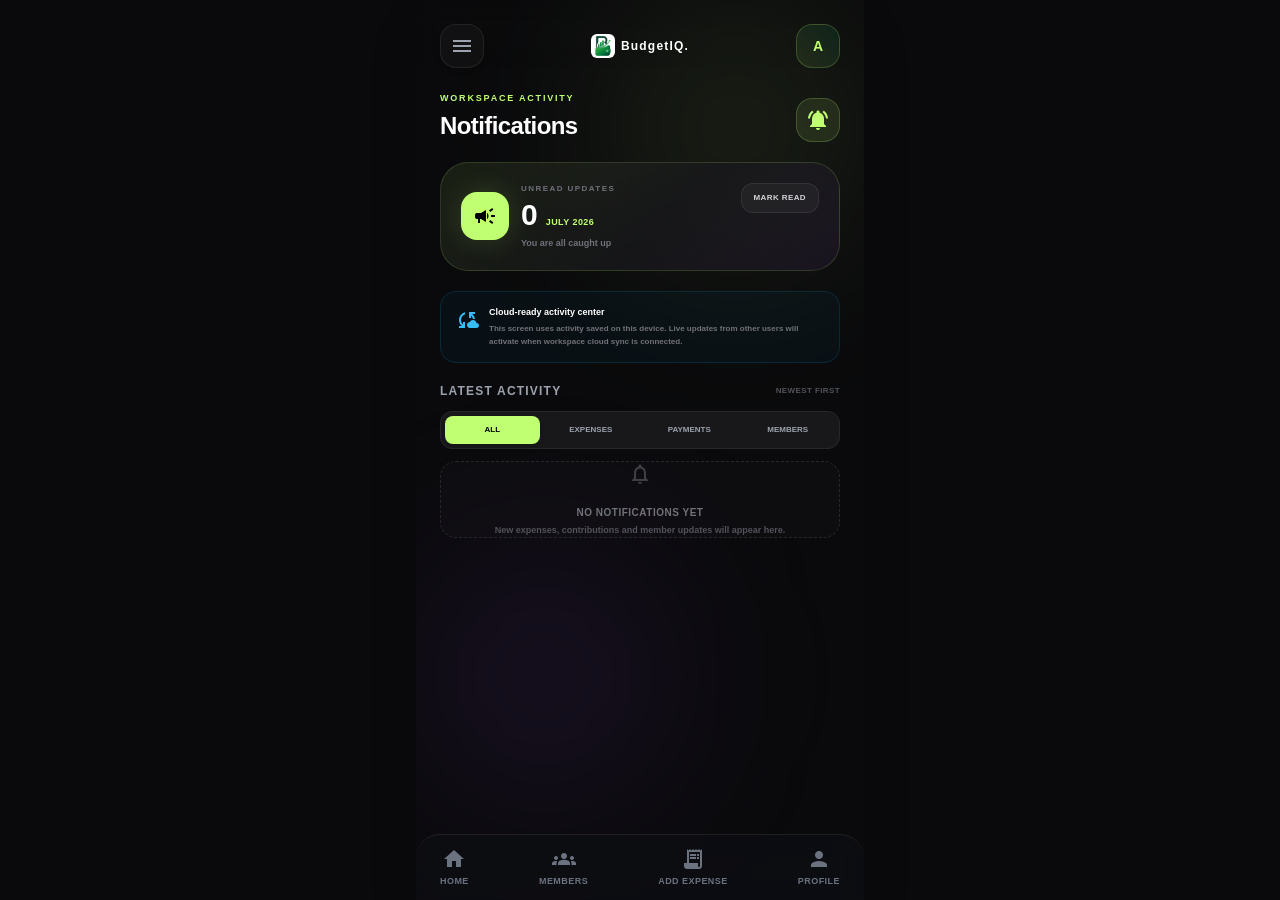
<file: notifications.html>
<!DOCTYPE html>
<html lang="en">

<head>
  <meta charset="UTF-8">
  <meta name="viewport" content="width=device-width, initial-scale=1.0, viewport-fit=cover">
  <link rel="manifest" href="manifest.webmanifest">
  <meta name="theme-color" content="#0A0A0C">
  <meta name="mobile-web-app-capable" content="yes">
  <meta name="apple-mobile-web-app-capable" content="yes">
  <meta name="apple-mobile-web-app-status-bar-style" content="black-translucent">
  <meta name="apple-mobile-web-app-title" content="BudgetIQ">
  <link rel="apple-touch-icon" href="icons/apple-touch-icon.png">
  <link rel="icon" href="img/logo.png" type="image/png">
  <title>BudgetIQ Notifications</title>
  <link rel="stylesheet" href="css/tailwind.min.css?v=1">
  <link rel="preload" href="fonts/material-icons.woff2" as="font" type="font/woff2" crossorigin>
  <link rel="stylesheet" href="css/style.css?v=4">
  <script defer src="js/budgetiq-cloud.js?v=1"></script>
  <script defer src="js/budgetiq-core.js?v=71"></script>
</head>

<body class="bg-[#0A0A0C] min-h-screen flex items-center justify-center relative">
  <div class="w-full max-w-md min-h-screen bg-[#0A0A0C] text-white flex flex-col justify-between relative pb-24 select-none shadow-2xl overflow-hidden">
    <div class="budgetiq-notification-page-glow absolute top-0 right-0 h-64 w-64 rounded-full blur-[90px] pointer-events-none"></div>
    <div class="absolute bottom-24 left-0 h-64 w-64 rounded-full bg-purple-500/10 blur-[90px] pointer-events-none"></div>

    <div class="ps-6 pt-6 pe-6 flex justify-between items-center z-20 backdrop-blur-md">
      <button id="hamburgerBtn" aria-label="Open menu"
        class="w-11 h-11 rounded-2xl bg-white/[0.03] border border-white/[0.08] flex items-center justify-center text-gray-400 hover:text-[#C1FF72] hover:border-[#C1FF72]/40 transition-all duration-300 active:scale-95 shadow-md">
        <span class="material-icons text-xl">menu</span>
      </button>
      <div class="flex items-center gap-1.5">
        <img src="img/budgetiq-logo.png" alt="BudgetIQ logo" class="w-6 h-6 rounded-md object-contain">
        <span class="text-xs font-black tracking-widest text-white">BudgetIQ.</span>
      </div>
      <div id="profileHeaderAvatar"
        class="w-11 h-11 rounded-2xl bg-gradient-to-tr from-[#C1FF72]/10 to-emerald-500/10 border border-[#C1FF72]/20 flex items-center justify-center text-[#C1FF72] font-black text-sm">
        A
      </div>
    </div>

    <main class="flex-grow overflow-y-auto no-scrollbar p-6 space-y-5 z-10">
      <div class="flex items-end justify-between">
        <div>
          <p class="text-[9px] font-black uppercase tracking-[0.2em] text-[#C1FF72]">Workspace activity</p>
          <h1 class="mt-1 text-2xl font-extrabold tracking-tight text-white">Notifications</h1>
        </div>
        <span class="relative flex h-11 w-11 items-center justify-center rounded-2xl border border-[#C1FF72]/20 bg-[#C1FF72]/10 text-[#C1FF72]">
          <span class="material-icons text-xl">notifications_active</span>
          <span data-budgetiq-notification-badge class="budgetiq-notification-badge hidden absolute -right-1.5 -top-1.5 rounded-full border-2 border-[#0A0A0C] bg-red-500 px-1 py-0.5 text-center text-[7px] font-black text-white">0</span>
        </span>
      </div>

      <section class="budgetiq-notification-summary-card relative overflow-hidden rounded-[28px] border p-5">
        <div class="absolute -right-8 -top-8 h-28 w-28 rounded-full bg-[#C1FF72]/10 blur-2xl"></div>
        <div class="relative flex items-start justify-between gap-4">
          <div class="flex min-w-0 items-center gap-3">
            <span class="budgetiq-notification-summary-icon flex h-12 w-12 shrink-0 items-center justify-center rounded-2xl bg-[#C1FF72] text-black">
              <span class="material-icons text-xl">campaign</span>
            </span>
            <div class="min-w-0">
              <p class="text-[8px] font-black uppercase tracking-[0.18em] text-zinc-500">Unread updates</p>
              <div class="mt-0.5 flex items-baseline gap-2">
                <strong id="notificationUnreadCount" class="text-3xl font-black text-white">0</strong>
                <span id="notificationMonth" class="truncate text-[9px] font-extrabold uppercase tracking-wider text-[#C1FF72]">July 2026</span>
              </div>
              <p id="notificationSummary" class="mt-1 text-[9px] font-semibold text-zinc-500">You are all caught up</p>
            </div>
          </div>
          <button type="button" onclick="markAllBudgetIQNotificationsRead()"
            class="shrink-0 rounded-xl border border-white/[0.08] bg-white/[0.04] px-3 py-2 text-[8px] font-black uppercase tracking-wider text-zinc-300 transition-all hover:border-[#C1FF72]/30 hover:text-[#C1FF72] active:scale-95">
            Mark read
          </button>
        </div>
      </section>

      <section class="budgetiq-notification-cloud-card rounded-2xl border p-3.5">
        <div class="flex items-start gap-2.5">
          <span class="material-icons mt-0.5 text-base text-sky-400">cloud_sync</span>
          <div>
            <p class="text-[9px] font-extrabold text-sky-300">Cloud-ready activity center</p>
            <p class="mt-0.5 text-[8px] font-semibold leading-relaxed text-zinc-500">This screen uses activity saved on this device. Live updates from other users will activate when workspace cloud sync is connected.</p>
          </div>
        </div>
      </section>

      <section class="space-y-3">
        <div class="flex items-center justify-between">
          <h2 class="text-xs font-extrabold uppercase tracking-widest text-gray-400">Latest activity</h2>
          <span class="text-[8px] font-extrabold uppercase tracking-wider text-zinc-600">Newest first</span>
        </div>
        <div class="grid grid-cols-4 gap-1 rounded-xl border border-zinc-800 bg-[#18181B] p-1">
          <button type="button" onclick="filterBudgetIQNotifications('all', this)"
            class="notification-filter-btn bg-[#C1FF72] text-black text-[8px] font-black px-2 py-2 rounded-lg uppercase transition-all shadow-md">All</button>
          <button type="button" onclick="filterBudgetIQNotifications('expense', this)"
            class="notification-filter-btn text-gray-400 text-[8px] font-extrabold px-2 py-2 rounded-lg uppercase hover:text-white transition-all">Expenses</button>
          <button type="button" onclick="filterBudgetIQNotifications('contribution', this)"
            class="notification-filter-btn text-gray-400 text-[8px] font-extrabold px-2 py-2 rounded-lg uppercase hover:text-white transition-all">Payments</button>
          <button type="button" onclick="filterBudgetIQNotifications('member', this)"
            class="notification-filter-btn text-gray-400 text-[8px] font-extrabold px-2 py-2 rounded-lg uppercase hover:text-white transition-all">Members</button>
        </div>
        <div id="notificationActivityList" class="space-y-3"></div>
      </section>
    </main>

    <nav class="fixed bottom-0 left-1/2 -translate-x-1/2 w-full max-w-md bg-[#0D0E12]/90 border-t border-zinc-800/80 backdrop-blur-md px-6 py-3 flex justify-between items-center z-40 rounded-t-3xl" aria-label="Primary navigation">
      <a href="./dashboard.html" class="flex flex-col items-center gap-1 text-gray-500 hover:text-white transition-all">
        <span class="material-icons text-xl">home</span><span class="text-[9px] font-bold uppercase tracking-wider">Home</span>
      </a>
      <a href="./plan.html" class="flex flex-col items-center gap-1 text-gray-500 hover:text-white transition-all">
        <span class="material-icons text-xl">groups</span><span class="text-[9px] font-bold uppercase tracking-wider">Members</span>
      </a>
      <a href="./cart.html" class="flex flex-col items-center gap-1 text-gray-500 hover:text-white transition-all relative">
        <span class="material-icons text-xl">receipt_long</span><span class="text-[9px] font-bold uppercase tracking-wider">Add Expense</span>
      </a>
      <a href="./profile.html" class="flex flex-col items-center gap-1 text-gray-500 hover:text-white transition-all">
        <span class="material-icons text-xl">person</span><span class="text-[9px] font-bold uppercase tracking-wider">Profile</span>
      </a>
    </nav>

    <div id="profileToast" class="budgetiq-notification-toast fixed bottom-24 left-1/2 -translate-x-1/2 bg-zinc-950 border border-zinc-800 text-[#C1FF72] text-[11px] font-extrabold px-5 py-3.5 rounded-full shadow-2xl flex items-center gap-2 whitespace-nowrap opacity-0 pointer-events-none translate-y-3 transition-all duration-300">
      <span class="material-icons text-sm">done_all</span><span id="toastMessage">Notifications updated</span>
    </div>

    <div id="orderDetailModal" class="fixed inset-0 bg-black/70 z-50 flex items-center justify-center p-6 hidden opacity-0 transition-opacity duration-300">
      <div class="w-full max-w-sm bg-gradient-to-b from-zinc-800 to-black border border-zinc-800 rounded-[32px] p-6 space-y-4 shadow-2xl relative scale-95 transition-transform duration-300">
        <button type="button" onclick="closeOrderDetailModal()" aria-label="Close activity details" class="absolute top-4 right-4 w-8 h-8 rounded-full bg-zinc-800 border border-zinc-700 flex items-center justify-center">
          <span class="material-icons text-sm text-gray-400">close</span>
        </button>
        <div class="pt-2 text-center">
          <span id="modalActivityIcon" class="material-icons text-[#C1FF72] text-4xl">receipt_long</span>
          <h3 id="modalTitle" class="text-sm font-extrabold text-white mt-1">Activity Details</h3>
          <p id="modalMeta" class="text-[10px] text-gray-500 font-medium">Monthly activity</p>
        </div>
        <div class="bg-zinc-950 border border-zinc-800 p-4 rounded-2xl space-y-2 text-xs">
          <div class="flex justify-between"><span class="text-gray-500">Amount</span><span id="modalPrice" class="text-white font-bold">AED 0</span></div>
          <div class="flex justify-between gap-4"><span id="modalPersonLabel" class="text-gray-500">Purchased By</span><span id="modalPerson" class="truncate text-right text-white font-bold">Admin</span></div>
          <div class="flex justify-between gap-4"><span id="modalDetailLabel" class="text-gray-500">Category</span><span id="modalDetail" class="truncate text-right text-white font-bold">Other</span></div>
          <div class="flex justify-between gap-4"><span class="text-gray-500">Reference</span><span id="modalReference" class="text-right text-white font-bold tracking-wide">BIQ-0000</span></div>
          <div class="flex justify-between"><span class="text-gray-500">Activity Status</span><span id="modalStatus" class="text-[#C1FF72] font-black uppercase tracking-wider">Recorded</span></div>
        </div>
      </div>
    </div>
  </div>

  <div id="sidebarBackdrop" class="absolute inset-0 bg-black/80 z-40 hidden opacity-0 transition-opacity duration-300"></div>
  <aside id="sidebarMenu" class="absolute inset-y-0 left-0 w-80 bg-[#090A0E]/95 border-r border-white/[0.06] backdrop-blur-2xl z-50 transform -translate-x-full transition-transform duration-500 ease-out flex flex-col justify-between p-6 overflow-y-auto no-scrollbar" aria-label="Application menu">
    <div class="space-y-5">
      <div class="flex justify-between items-center pb-4 border-b border-white/[0.04]">
        <div class="flex items-center gap-3">
          <div id="budgetIQSidebarAvatar" class="w-10 h-10 bg-[#C1FF72] text-black text-sm font-black rounded-full flex items-center justify-center">A</div>
          <div><h4 id="budgetIQSidebarUser" class="text-xs font-extrabold text-white">Admin ⚡</h4><p class="text-[9px] text-gray-500 font-semibold">BudgetIQ Workspace</p></div>
        </div>
        <button id="closeSidebarBtn" aria-label="Close menu" class="w-8 h-8 rounded-full bg-white/[0.03] border border-white/[0.08] flex items-center justify-center text-gray-400 hover:text-white transition-all"><span class="material-icons text-sm">close</span></button>
      </div>
      <div class="flex bg-white/[0.03] border border-white/[0.06] focus-within:border-[#C1FF72]/40 rounded-xl p-1 transition-all">
        <span class="material-icons text-gray-500 text-sm px-2 flex items-center">search</span>
        <input id="screenSearch" onkeyup="searchScreens()" type="text" placeholder="Search" class="bg-transparent w-full outline-none py-2 text-[10px] font-bold uppercase tracking-wider placeholder-gray-600 text-white">
      </div>
      <div id="linksContainer" class="space-y-5 overflow-y-auto no-scrollbar pr-1 max-h-[440px]">
        <div class="category-sec space-y-2">
          <h4 class="text-[8px] font-black uppercase tracking-widest text-[#C1FF72]">User Core App</h4>
          <div class="space-y-1 text-xs">
            <a href="./dashboard.html" class="nav-link-item flex items-center justify-between py-2 px-3 text-gray-400 hover:text-[#C1FF72] rounded-xl hover:bg-white/[0.03] transition-all font-semibold group">
              <span class="flex items-center gap-2 group-hover:translate-x-1.5 transition-transform"><span class="material-icons text-sm text-gray-500 group-hover:text-[#C1FF72]">home</span> Home Dashboard</span>
            </a>
          </div>
        </div>
        <div class="category-sec space-y-2">
          <h4 class="text-[8px] font-black uppercase tracking-widest text-purple-400">Profile &amp; History</h4>
          <div class="space-y-1 text-xs">
            <a href="./profile.html" class="nav-link-item flex items-center justify-between py-2 px-3 text-gray-400 hover:text-[#C1FF72] rounded-xl hover:bg-white/[0.03] transition-all font-semibold group">
              <span class="flex items-center gap-2 group-hover:translate-x-1.5 transition-transform"><span class="material-icons text-sm text-gray-500 group-hover:text-[#C1FF72]">person</span> Profile</span>
            </a>
            <a href="./history.html" class="nav-link-item flex items-center justify-between py-2 px-3 text-gray-400 hover:text-[#C1FF72] rounded-xl hover:bg-white/[0.03] transition-all font-semibold group">
              <span class="flex items-center gap-2 group-hover:translate-x-1.5 transition-transform"><span class="material-icons text-sm text-gray-500 group-hover:text-[#C1FF72]">history</span> History</span>
            </a>
            <a href="./notifications.html" class="nav-link-item flex items-center justify-between py-2 px-3 text-[#C1FF72] rounded-xl bg-white/[0.03] transition-all font-semibold group">
              <span class="flex items-center gap-2"><span class="material-icons text-sm text-[#C1FF72]">notifications</span> Notifications</span>
              <span data-budgetiq-notification-badge class="budgetiq-notification-badge hidden rounded-full bg-red-500 px-1.5 py-0.5 text-center text-[7px] font-black text-white">0</span>
            </a>
          </div>
        </div>
        <div class="category-sec space-y-2" data-budgetiq-admin-only>
          <h4 class="text-[8px] font-black uppercase tracking-widest text-amber-400">Administration</h4>
          <div class="space-y-1 text-xs"><a href="./settings.html" class="nav-link-item flex items-center justify-between py-2 px-3 text-gray-400 hover:text-[#C1FF72] rounded-xl hover:bg-white/[0.03] transition-all font-semibold group"><span class="flex items-center gap-2 group-hover:translate-x-1.5 transition-transform"><span class="material-icons text-sm text-gray-500 group-hover:text-[#C1FF72]">settings</span> Settings</span></a></div>
        </div>
      </div>
    </div>
    <div class="pt-4 border-t border-white/[0.04] flex items-center justify-between text-[10px] text-gray-500 font-semibold uppercase tracking-wider">
      <span id="budgetIQSidebarFooterUser">Admin</span><span>v1.1.1 ⚡</span>
    </div>
  </aside>
</body>

</html>
</file>
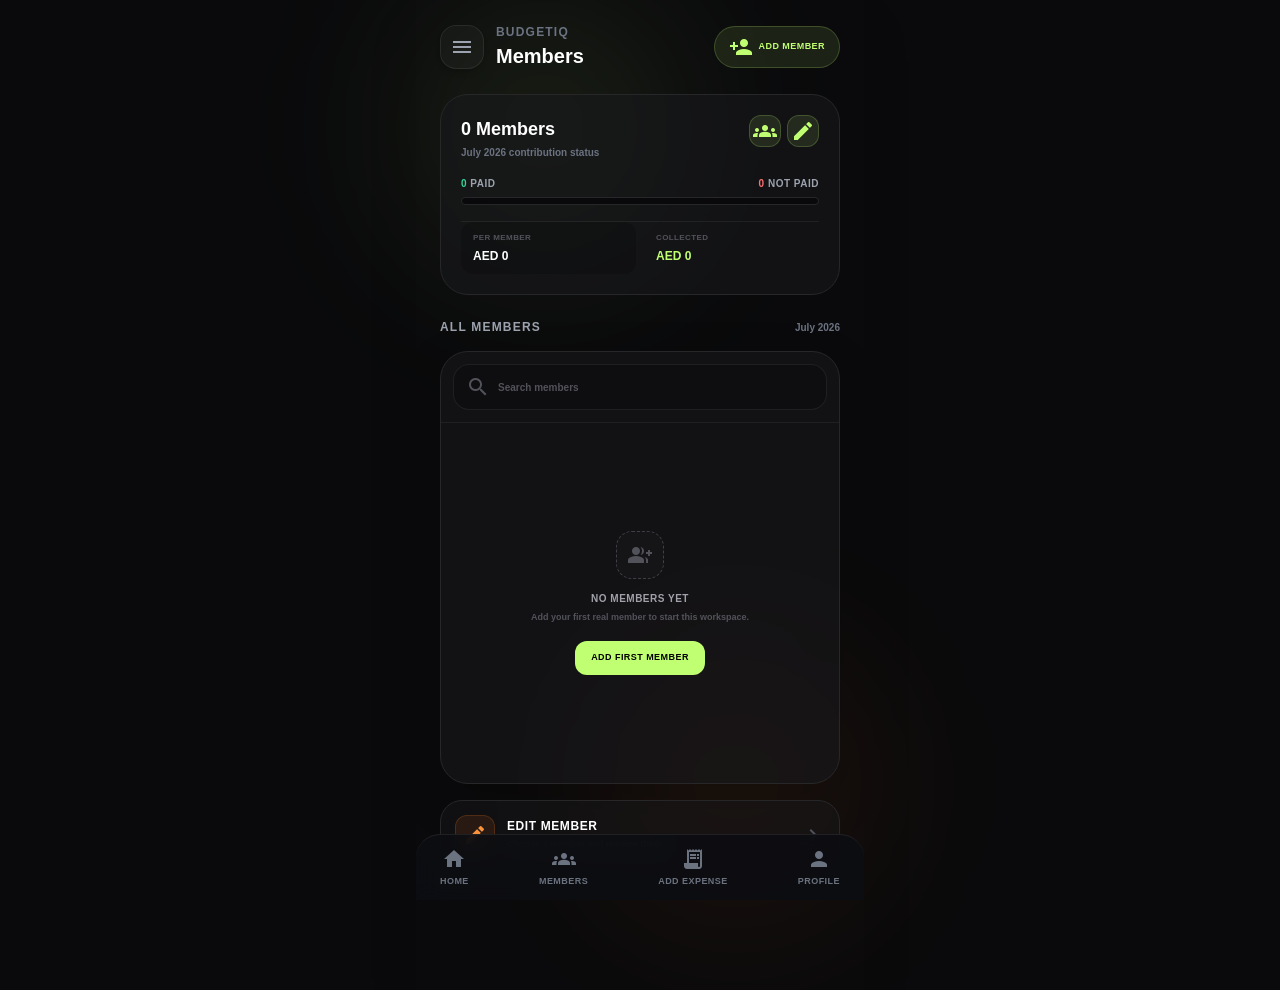
<file: plan.html>
<!DOCTYPE html>
<html lang="en">

<head>
  <meta charset="UTF-8">
  <meta name="viewport" content="width=device-width, initial-scale=1.0, viewport-fit=cover">
  <!-- PWA: installable app (Add to Home Screen) -->
  <link rel="manifest" href="manifest.webmanifest">
  <meta name="theme-color" content="#0A0A0C">
  <meta name="mobile-web-app-capable" content="yes">
  <meta name="apple-mobile-web-app-capable" content="yes">
  <meta name="apple-mobile-web-app-status-bar-style" content="black-translucent">
  <meta name="apple-mobile-web-app-title" content="BudgetIQ">
  <link rel="apple-touch-icon" href="icons/apple-touch-icon.png">
  <link rel="icon" href="img/logo.png" type="image/png">
  <title>BudgetIQ</title>
  <!-- Tailwind CSS CDN -->
  <link rel="stylesheet" href="css/tailwind.min.css?v=1">
  <link rel="preload" href="fonts/material-icons.woff2" as="font" type="font/woff2" crossorigin>
  <link rel="stylesheet" href="css/style.css?v=4">
  <script defer src="js/budgetiq-cloud.js?v=1"></script>
  <script defer src="js/budgetiq-core.js?v=71"></script>
</head>

<body class="bg-[#0A0A0C] min-h-screen flex items-center justify-center relative">
  <!-- Pure Mobile View Container -->
  <div
    class="w-full max-w-md min-h-screen bg-[#0A0A0C] text-white flex flex-col justify-between relative pb-24 select-none shadow-2xl">
    <!-- Ambient Soft Glow Background spots -->
    <div class="absolute top-0 left-0 w-64 h-64 bg-[#C1FF72]/10 rounded-full blur-[90px] pointer-events-none"></div>
    <div class="absolute bottom-20 right-0 w-64 h-64 bg-orange-500/10 rounded-full blur-[90px] pointer-events-none">
    </div>
    <!-- Scrollable Content Area -->
    <div class="flex-grow overflow-y-auto no-scrollbar p-6 space-y-6 z-10">
      <!-- 1. Members Header -->
      <div class="flex justify-between items-center">
        <div class="flex justify-between items-center gap-3">
          <button id="hamburgerBtn"
            class="w-11 h-11 rounded-2xl bg-white/[0.03] border border-white/[0.08] flex items-center justify-center text-gray-400 hover:text-[#C1FF72] hover:border-[#C1FF72]/40 transition-all duration-300 active:scale-95 shadow-md">
            <span class="material-icons text-xl">menu</span>
          </button>
          <div>
            <h4 class="text-xs font-bold text-gray-500 uppercase tracking-widest">BudgetIQ</h4>
            <h2 class="text-xl font-extrabold text-white mt-0.5">Members</h2>
          </div>
        </div>
        <button onclick="openAddMemberModal()"
          class="flex items-center gap-1.5 rounded-full border border-[#C1FF72]/20 bg-[#C1FF72]/10 px-3.5 py-2 text-[9px] font-extrabold uppercase tracking-wider text-[#C1FF72] transition-all active:scale-95">
          <span class="material-icons text-sm">person_add</span>
          Add Member
        </button>
      </div>
      <!-- 2. Member Status Summary -->
      <div class="bg-zinc-900/60 border border-zinc-800 rounded-[28px] p-5 space-y-4">
        <div class="flex justify-between items-start">
          <div>
            <h3 class="text-lg font-extrabold text-white"><span id="memberTotalCount">0</span> Members</h3>
            <p class="text-[10px] text-gray-500 font-semibold mt-0.5"><span id="memberMonthSummary">July 2026</span> contribution status</p>
          </div>
          <div class="flex items-center gap-1.5">
            <div
              class="flex h-8 w-8 items-center justify-center rounded-xl border border-[#C1FF72]/20 bg-[#C1FF72]/10 text-[#C1FF72]">
              <span class="material-icons text-base">groups</span>
            </div>
            <button type="button" onclick="openMemberContributionModal()" aria-label="Edit per-member contribution"
              class="flex h-8 w-8 items-center justify-center rounded-xl border border-[#C1FF72]/20 bg-[#C1FF72]/10 text-[#C1FF72] transition-all active:scale-90">
              <span class="material-icons text-sm">edit</span>
            </button>
          </div>
        </div>
        <div class="space-y-1.5">
          <div class="flex justify-between text-[10px] font-bold uppercase tracking-wider text-gray-400">
            <span><span id="memberPaidCount" class="text-emerald-400">0</span> Paid</span>
            <span><span id="memberUnpaidCount" class="text-red-400">0</span> Not Paid</span>
          </div>
          <div class="w-full h-2 bg-zinc-950 rounded-full overflow-hidden p-[2px] border border-zinc-800">
            <div id="memberPaidProgress" class="h-full bg-gradient-to-r from-emerald-500 to-[#C1FF72] rounded-full transition-all duration-300" style="width: 0%"></div>
          </div>
        </div>
        <div class="grid grid-cols-2 gap-2 border-t border-white/[0.06] pt-3">
          <div class="rounded-xl bg-black/20 px-3 py-2.5">
            <p id="memberContributionTypeLabel" class="text-[8px] font-black uppercase tracking-wider text-zinc-600">Per member</p>
            <p id="memberContributionAmount" class="mt-1 text-xs font-black text-white">AED 0</p>
          </div>
          <div class="rounded-xl bg-[#C1FF72]/[0.06] px-3 py-2.5">
            <p class="text-[8px] font-black uppercase tracking-wider text-zinc-600">Collected</p>
            <p id="memberCollectedAmount" class="mt-1 text-xs font-black text-[#C1FF72]">AED 0</p>
          </div>
        </div>
      </div>
      <!-- 3. Compact Scrollable Members List -->
      <section class="space-y-4">
        <div class="flex items-center justify-between">
          <h3 class="text-xs font-extrabold uppercase tracking-widest text-gray-400">All members</h3>
          <span id="memberMonthLabel" class="text-[10px] font-bold text-gray-500">July 2026</span>
        </div>

        <div class="overflow-hidden rounded-[28px] border border-zinc-800 bg-zinc-900/60 shadow-[0_18px_50px_rgba(0,0,0,0.16)]">
          <div class="border-b border-white/[0.06] p-3">
            <label
              class="flex items-center gap-2 rounded-2xl border border-white/[0.07] bg-black/20 px-3 py-2.5 transition-all focus-within:border-[#C1FF72]/30">
              <span class="material-icons text-base text-zinc-600">search</span>
              <input id="memberSearchInput" oninput="filterMemberRows()" type="search" placeholder="Search members"
                class="w-full bg-transparent text-[10px] font-bold text-white outline-none placeholder:text-zinc-600" />
            </label>
          </div>

          <div id="memberScrollList" class="h-[360px] overflow-y-auto px-3 no-scrollbar">
            <div id="memberEmptyState" class="flex h-full flex-col items-center justify-center px-6 text-center">
              <span class="flex h-12 w-12 items-center justify-center rounded-2xl border border-dashed border-zinc-700 bg-zinc-900/60 text-zinc-600">
                <span class="material-icons text-2xl">group_add</span>
              </span>
              <p class="mt-3 text-[10px] font-black uppercase tracking-wider text-zinc-400">No members yet</p>
              <p class="mt-1 max-w-[220px] text-[9px] font-semibold leading-relaxed text-zinc-600">Add your first real member to start this workspace.</p>
              <button type="button" onclick="openAddMemberModal()" class="mt-4 rounded-xl bg-[#C1FF72] px-4 py-2.5 text-[9px] font-black uppercase tracking-wider text-black active:scale-95">Add first member</button>
            </div>
          </div>
        </div>

        <button type="button" onclick="openEditMemberModal()"
          class="group flex w-full items-center gap-3 rounded-[22px] border border-zinc-800 bg-zinc-900/50 p-3.5 text-left transition-all hover:bg-zinc-900/80 active:scale-[0.98]">
          <span class="flex h-10 w-10 shrink-0 items-center justify-center rounded-xl border border-orange-500/20 bg-orange-500/10 text-orange-400">
            <span class="material-icons text-xl transition-transform group-hover:scale-110">edit</span>
          </span>
          <span class="min-w-0 flex-1">
            <span class="block text-xs font-extrabold uppercase tracking-wider text-white">Edit Member</span>
            <span class="mt-1 block text-[9px] font-semibold text-zinc-500">Choose a member and rename them.</span>
          </span>
          <span class="material-icons text-base text-zinc-600">chevron_right</span>
        </button>
      </section>
    </div>
    <!-- 5. Bottom Navigation Bar -->
    <div
      class="fixed bottom-0 left-1/2 -translate-x-1/2 w-full max-w-md bg-[#0D0E12]/90 border-t border-zinc-800/80 backdrop-blur-md px-6 py-3 flex justify-between items-center z-40 rounded-t-3xl">
      <!-- Home -->
      <a href="./dashboard.html" class="flex flex-col items-center gap-1 text-gray-500 hover:text-white transition-all">
        <span class="material-icons text-xl">home</span>
        <span class="text-[9px] font-bold uppercase tracking-wider">Home</span>
      </a>
      <!-- Members -->
      <a href="./plan.html" class="flex flex-col items-center gap-1 text-gray-500 hover:text-white transition-all">
        <span class="material-icons text-xl">groups</span>
        <span class="text-[9px] font-bold uppercase tracking-wider">Members</span>
      </a>
      <!-- Cart -->
      <a href="./cart.html"
        class="flex flex-col items-center gap-1 text-gray-500 hover:text-white transition-all relative">
        <span class="material-icons text-xl">receipt_long</span>
        <span class="text-[9px] font-bold uppercase tracking-wider">Add Expense</span>
      </a>
      <!-- Profile -->
      <a href="./profile.html" class="flex flex-col items-center gap-1 text-gray-500 hover:text-white transition-all">
        <span class="material-icons text-xl">person</span>
        <span class="text-[9px] font-bold uppercase tracking-wider">Profile</span>
      </a>
    </div>
    <!-- Members Micro-Notification Toast -->
    <div id="calendarToast"
      class="fixed bottom-24 left-1/2 -translate-x-1/2 bg-zinc-950 border border-zinc-800 text-orange-400 text-[11px] font-extrabold px-5 py-3.5 rounded-full shadow-2xl flex items-center gap-2 whitespace-nowrap opacity-0 pointer-events-none translate-y-3 transition-all duration-300 z-50">
      <span class="material-icons text-sm">person</span>
      <span id="toastMessage">Member selected</span>
    </div>
    <!-- Monthly Member Payment Plan Modal -->
    <div id="memberContributionModal"
      class="fixed inset-0 z-50 hidden items-center justify-center bg-black/75 p-6 backdrop-blur-sm">
      <form onsubmit="saveMemberContributionAmount(event)"
        style="max-height:86vh;max-height:86dvh"
        class="w-full max-w-sm space-y-4 overflow-y-auto rounded-[28px] border border-white/[0.09] bg-[#111115] p-5 shadow-2xl no-scrollbar">
        <div class="flex items-start justify-between gap-4">
          <div>
            <p class="text-[9px] font-extrabold uppercase tracking-[0.16em] text-[#C1FF72]">Monthly contribution</p>
            <h3 class="mt-1 text-base font-extrabold text-white">Set member payments</h3>
            <p id="memberContributionMonthLabel" class="mt-1 text-[9px] font-semibold text-zinc-500">July 2026</p>
          </div>
          <button type="button" onclick="closeMemberContributionModal()" aria-label="Close member payment plan popup"
            class="flex h-8 w-8 shrink-0 items-center justify-center rounded-full border border-white/[0.07] bg-white/[0.035] text-zinc-400">
            <span class="material-icons text-sm">close</span>
          </button>
        </div>

        <div class="flex items-center justify-between rounded-2xl border border-white/[0.06] bg-white/[0.025] px-3.5 py-3">
          <div class="flex items-center gap-2">
            <span class="flex h-8 w-8 items-center justify-center rounded-xl bg-[#C1FF72]/10 text-[#C1FF72]">
              <span class="material-icons text-base">groups</span>
            </span>
            <div>
              <p class="text-[8px] font-black uppercase tracking-wider text-zinc-600">Payment plan</p>
              <p id="memberContributionActiveCount" class="mt-0.5 text-[10px] font-extrabold text-white">0 active members</p>
            </div>
          </div>
          <span class="text-[8px] font-bold text-zinc-600">This month</span>
        </div>

        <div class="grid grid-cols-2 gap-2" role="group" aria-label="Member payment mode">
          <button id="memberContributionEveryoneTab" type="button" onclick="setMemberContributionMode('everyone')" aria-pressed="true"
            class="rounded-xl border border-[#C1FF72]/30 bg-[#C1FF72]/10 px-3 py-2.5 text-[9px] font-black uppercase tracking-wider text-[#C1FF72]">Everyone</button>
          <button id="memberContributionGroupsTab" type="button" onclick="setMemberContributionMode('groups')" aria-pressed="false"
            class="rounded-xl border border-white/[0.06] bg-black/20 px-3 py-2.5 text-[9px] font-black uppercase tracking-wider text-zinc-500">Payment groups</button>
        </div>

        <div id="memberContributionEveryonePanel" class="space-y-2">
          <label class="block space-y-1.5">
            <span class="text-[9px] font-extrabold uppercase tracking-wider text-zinc-500">Amount for every member (AED)</span>
            <input id="memberContributionInput" type="number" min="1" step="1" inputmode="decimal" required
              oninput="updateMemberContributionPlanPreview()"
              class="w-full rounded-2xl border border-zinc-800 bg-zinc-900 px-4 py-3 text-sm font-extrabold text-white outline-none focus:border-[#C1FF72]/40" />
          </label>
          <p class="text-[9px] font-semibold leading-relaxed text-zinc-500">Use one contribution amount for every active member.</p>
        </div>

        <div id="memberContributionGroupsPanel" class="hidden space-y-3">
          <div>
            <p class="text-[9px] font-extrabold uppercase tracking-wider text-zinc-500">Different amounts by group</p>
            <p class="mt-1 text-[9px] font-semibold leading-relaxed text-zinc-600">Groups apply from the top of your member list. Example: the first 40 members, then the next 20.</p>
          </div>
          <div id="memberContributionGroupRows" class="space-y-2"></div>
          <button type="button" onclick="addMemberContributionGroup()"
            class="flex w-full items-center justify-center gap-1.5 rounded-xl border border-dashed border-[#C1FF72]/25 bg-[#C1FF72]/[0.04] py-2.5 text-[8px] font-black uppercase tracking-wider text-[#C1FF72] active:scale-[0.98]">
            <span class="material-icons text-sm">add</span>
            Add payment group
          </button>
        </div>

        <div class="flex items-center justify-between gap-3 rounded-2xl border border-white/[0.06] bg-black/20 px-3.5 py-3">
          <span id="memberContributionAssignedSummary" class="text-[9px] font-black text-[#C1FF72]">0 of 0 assigned</span>
          <span id="memberContributionExpectedSummary" class="text-right text-[9px] font-black text-white">AED 0 expected</span>
        </div>

        <p id="memberContributionError" class="hidden rounded-xl border border-red-500/15 bg-red-500/[0.06] px-3 py-2.5 text-[9px] font-bold text-red-400">Check the payment plan and try again.</p>

        <div class="grid grid-cols-2 gap-2">
          <button type="button" onclick="closeMemberContributionModal()"
            class="rounded-2xl border border-white/[0.07] bg-white/[0.025] py-3 text-[9px] font-black uppercase tracking-wider text-zinc-400">Cancel</button>
          <button type="submit"
            class="rounded-2xl bg-[#C1FF72] py-3 text-[9px] font-black uppercase tracking-wider text-black active:scale-[0.98]">Save plan</button>
        </div>
      </form>
    </div>
    <!-- Add Member Modal -->
    <div id="addMemberModal" onclick="closeAddMemberModal(event)"
      class="fixed inset-0 z-50 hidden flex items-center justify-center bg-black/75 p-6 opacity-0 backdrop-blur-sm transition-opacity duration-300">
      <div onclick="event.stopPropagation()"
        class="add-member-panel w-full max-w-[340px] scale-95 space-y-5 rounded-[30px] border border-white/[0.09] bg-[#111115]/95 p-5 shadow-[0_30px_90px_rgba(0,0,0,0.65)] transition-transform duration-300">
        <div class="flex items-center justify-between">
          <div class="flex items-center gap-3">
            <span class="flex h-10 w-10 items-center justify-center rounded-2xl bg-[#C1FF72]/10 text-[#C1FF72]">
              <span class="material-icons text-lg">person_add</span>
            </span>
            <div>
              <p class="text-[9px] font-extrabold uppercase tracking-[0.16em] text-[#C1FF72]">Members</p>
              <h3 class="mt-0.5 text-sm font-extrabold text-white">Add new member</h3>
            </div>
          </div>
          <button type="button" onclick="closeAddMemberModal()" aria-label="Close add member popup"
            class="flex h-8 w-8 items-center justify-center rounded-full border border-white/[0.07] bg-white/[0.035] text-zinc-400">
            <span class="material-icons text-sm">close</span>
          </button>
        </div>

        <label class="block space-y-1.5">
          <span class="text-[9px] font-extrabold uppercase tracking-wider text-zinc-500">Member name</span>
          <input id="addMemberNameInput" onkeydown="if (event.key === 'Enter') saveNewMember()" type="text" maxlength="40"
            placeholder="Enter member name"
            class="w-full rounded-2xl border border-zinc-800 bg-zinc-900 px-4 py-3 text-xs font-bold text-white outline-none placeholder:text-zinc-600 focus:border-[#C1FF72]/40" />
        </label>

        <div class="rounded-2xl border border-white/[0.06] bg-white/[0.025] px-4 py-3">
          <div class="flex items-center gap-2 text-[9px] font-semibold text-zinc-500">
            <span class="material-icons text-sm text-orange-400">info</span>
            New members start as Not Paid.
          </div>
        </div>

        <button type="button" onclick="saveNewMember()"
          class="w-full rounded-2xl bg-[#C1FF72] py-3 text-[10px] font-black uppercase tracking-wider text-black transition-all active:scale-[0.98]">Add Member</button>
      </div>
    </div>
    <!-- Edit Member Modal -->
    <div id="editMemberModal" onclick="closeEditMemberModal(event)"
      class="fixed inset-0 z-50 hidden flex items-center justify-center bg-black/75 p-6 opacity-0 backdrop-blur-sm transition-opacity duration-300">
      <div onclick="event.stopPropagation()"
        class="edit-member-panel w-full max-w-[340px] scale-95 space-y-5 rounded-[30px] border border-white/[0.09] bg-[#111115]/95 p-5 shadow-[0_30px_90px_rgba(0,0,0,0.65)] transition-transform duration-300">
        <div class="flex items-center justify-between">
          <div class="flex items-center gap-3">
            <span class="flex h-10 w-10 items-center justify-center rounded-2xl bg-orange-500/10 text-orange-400">
              <span class="material-icons text-lg">edit</span>
            </span>
            <div>
              <p class="text-[9px] font-extrabold uppercase tracking-[0.16em] text-orange-400">Members</p>
              <h3 class="mt-0.5 text-sm font-extrabold text-white">Edit member name</h3>
            </div>
          </div>
          <button type="button" onclick="closeEditMemberModal()" aria-label="Close edit member popup"
            class="flex h-8 w-8 items-center justify-center rounded-full border border-white/[0.07] bg-white/[0.035] text-zinc-400">
            <span class="material-icons text-sm">close</span>
          </button>
        </div>

        <div class="space-y-3">
          <label class="block space-y-1.5">
            <span class="text-[9px] font-extrabold uppercase tracking-wider text-zinc-500">Choose member</span>
            <select id="editMemberSelect" onchange="prepareMemberRename()"
              class="w-full appearance-none rounded-2xl border border-zinc-800 bg-zinc-900 px-4 py-3 text-xs font-bold text-white outline-none focus:border-orange-500/40">
              <option value="" selected disabled>No members yet</option>
            </select>
          </label>
          <label class="block space-y-1.5">
            <span class="text-[9px] font-extrabold uppercase tracking-wider text-zinc-500">New name</span>
            <input id="editMemberNameInput" type="text" maxlength="40" placeholder="Enter member name"
              class="w-full rounded-2xl border border-zinc-800 bg-zinc-900 px-4 py-3 text-xs font-bold text-white outline-none placeholder:text-zinc-600 focus:border-orange-500/40" />
          </label>
        </div>

        <button type="button" onclick="saveMemberRename()"
          class="w-full rounded-2xl bg-[#C1FF72] py-3 text-[10px] font-black uppercase tracking-wider text-black transition-all active:scale-[0.98]">Save Name</button>
      </div>
    </div>
  </div>
  <!-- 3. INTERACTIVE SLIDEOUT SIDEBAR DRAWER (Glassmorphism & Search) -->
  <!-- Overlay backdrop -->
  <div id="sidebarBackdrop" class="absolute inset-0 bg-black/80 z-40 hidden opacity-0 transition-opacity duration-300">
  </div>
  <!-- Redesigned Premium Sidebar Panel -->
  <div id="sidebarMenu"
    class="absolute inset-y-0 left-0 w-80 bg-[#090A0E]/95 border-r border-white/[0.06] backdrop-blur-2xl z-50 transform -translate-x-full transition-transform duration-500 ease-out flex flex-col justify-between p-6 overflow-y-auto no-scrollbar">
    <div class="space-y-5">
      <!-- Sidebar Profile & Close Header -->
      <div class="flex justify-between items-center pb-4 border-b border-white/[0.04]">
        <div class="flex items-center gap-3">
          <div id="budgetIQSidebarAvatar"
            class="w-10 h-10 bg-[#C1FF72] text-black text-sm font-black rounded-full flex items-center justify-center">
            A
          </div>
          <div>
            <h4 id="budgetIQSidebarUser" class="text-xs font-extrabold text-white">Admin ⚡</h4>
            <p class="text-[9px] text-gray-500 font-semibold">BudgetIQ Workspace</p>
          </div>
        </div>
        <!-- Styled Close Button -->
        <button id="closeSidebarBtn"
          class="w-8 h-8 rounded-full bg-white/[0.03] border border-white/[0.08] flex items-center justify-center text-gray-400 hover:text-white transition-all">
          <span class="material-icons text-sm">close</span>
        </button>
      </div>
      <!-- NEW: Live Screen Search Box (UX upgrade) -->
      <div
        class="flex bg-white/[0.03] border border-white/[0.06] focus-within:border-[#C1FF72]/40 rounded-xl p-1 transition-all">
        <span class="material-icons text-gray-500 text-sm px-2 flex items-center">search</span>
        <input id="screenSearch" onkeyup="searchScreens()" type="text" placeholder="Search"
          class="bg-transparent w-full outline-none py-2 text-[10px] font-bold uppercase tracking-wider placeholder-gray-600 text-white" />
      </div>
      <!-- CATEGORIZED DIRECTORY -->
      <div id="linksContainer" class="space-y-5 overflow-y-auto no-scrollbar pr-1 max-h-[440px]">
        <!-- Category 2: User Core App -->
        <div class="category-sec space-y-2">
          <h4 class="text-[8px] font-black uppercase tracking-widest text-[#C1FF72]">User Core App</h4>
          <div class="space-y-1 text-xs">
            <a href="./dashboard.html"
              class="nav-link-item flex items-center justify-between py-2 px-3 text-gray-400 hover:text-[#C1FF72] rounded-xl hover:bg-white/[0.03] transition-all font-semibold group">
              <span class="flex items-center gap-2 group-hover:translate-x-1.5 transition-transform"><span
                  class="material-icons text-sm text-gray-500 group-hover:text-[#C1FF72]">home</span> Home
                Dashboard</span>
            </a>
          </div>
        </div>
        <!-- Category 4: Profile and history -->
        <div class="category-sec space-y-2">
          <h4 class="text-[8px] font-black uppercase tracking-widest text-purple-400">Profile &amp; History</h4>
          <div class="space-y-1 text-xs">
            <a href="./profile.html"
              class="nav-link-item flex items-center justify-between py-2 px-3 text-gray-400 hover:text-[#C1FF72] rounded-xl hover:bg-white/[0.03] transition-all font-semibold group">
              <span class="flex items-center gap-2 group-hover:translate-x-1.5 transition-transform"><span
                  class="material-icons text-sm text-gray-500 group-hover:text-[#C1FF72]">person</span> Profile</span>
            </a>
            <a href="./history.html"
              class="nav-link-item flex items-center justify-between py-2 px-3 text-gray-400 hover:text-[#C1FF72] rounded-xl hover:bg-white/[0.03] transition-all font-semibold group">
              <span class="flex items-center gap-2 group-hover:translate-x-1.5 transition-transform"><span
                  class="material-icons text-sm text-gray-500 group-hover:text-[#C1FF72]">history</span> History</span>
            </a>
            <a href="./notifications.html"
              class="nav-link-item flex items-center justify-between py-2 px-3 text-gray-400 hover:text-[#C1FF72] rounded-xl hover:bg-white/[0.03] transition-all font-semibold group">
              <span class="flex items-center gap-2 group-hover:translate-x-1.5 transition-transform"><span
                  class="material-icons text-sm text-gray-500 group-hover:text-[#C1FF72]">notifications</span> Notifications</span>
              <span data-budgetiq-notification-badge class="hidden min-w-[18px] rounded-full bg-red-500 px-1.5 py-0.5 text-center text-[7px] font-black text-white">0</span>
            </a>
          </div>
        </div>
        <div class="category-sec space-y-2" data-budgetiq-admin-only>
          <h4 class="text-[8px] font-black uppercase tracking-widest text-amber-400">Administration</h4>
          <div class="space-y-1 text-xs"><a href="./settings.html" class="nav-link-item flex items-center justify-between py-2 px-3 text-gray-400 hover:text-[#C1FF72] rounded-xl hover:bg-white/[0.03] transition-all font-semibold group"><span class="flex items-center gap-2 group-hover:translate-x-1.5 transition-transform"><span class="material-icons text-sm text-gray-500 group-hover:text-[#C1FF72]">settings</span> Settings</span></a></div>
        </div>
      </div>
    </div>
    <!-- Sidebar Footer -->
    <div
      class="pt-4 border-t border-white/[0.04] flex items-center justify-between text-[10px] text-gray-500 font-semibold uppercase tracking-wider">
      <span id="budgetIQSidebarFooterUser">Admin</span>
      <span>v1.1.1 ⚡</span>
    </div>
  </div>
</body>

</html>
</file>
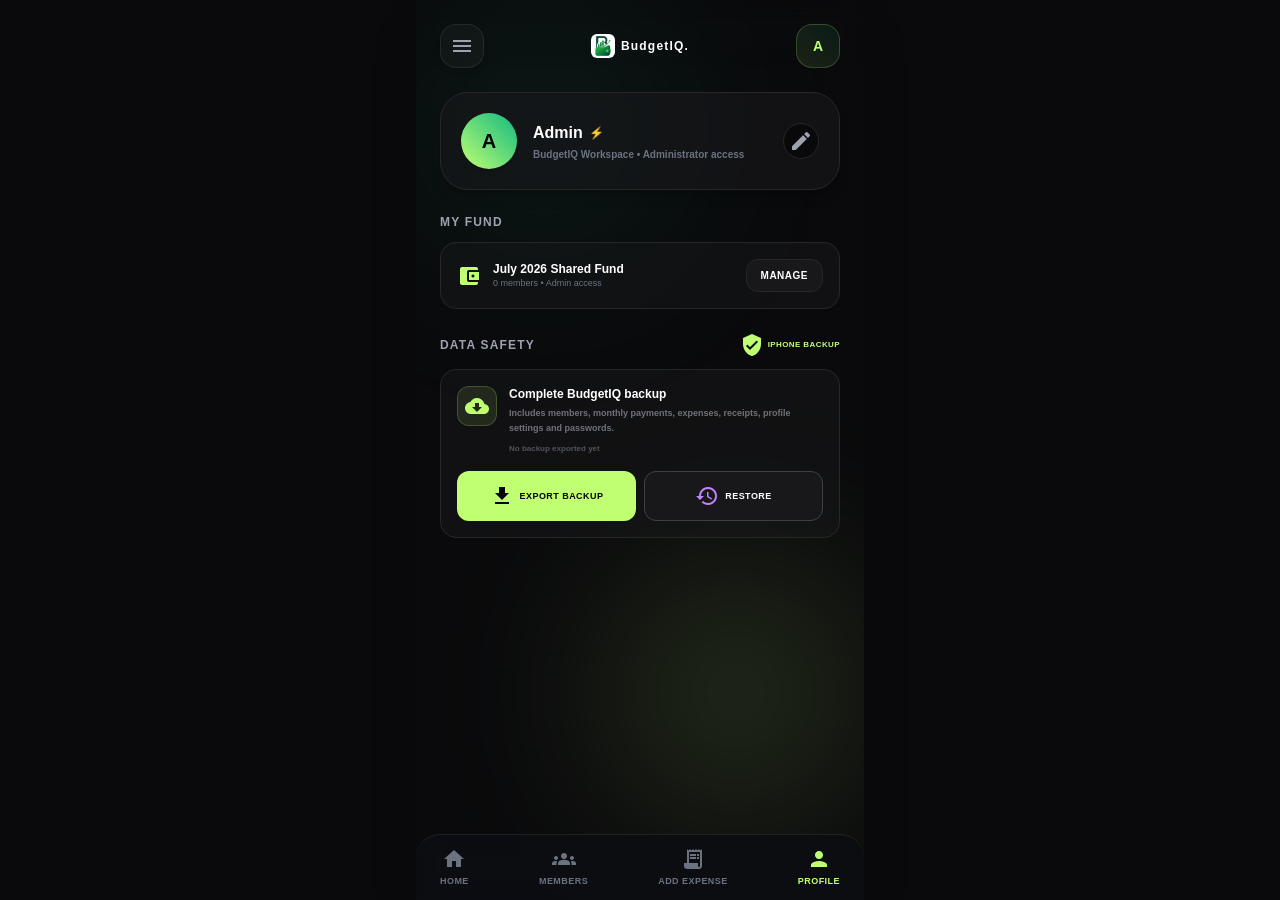
<file: profile.html>
<!DOCTYPE html>
<html lang="en">

<head>
  <meta charset="UTF-8">
  <meta name="viewport" content="width=device-width, initial-scale=1.0, viewport-fit=cover">
  <!-- PWA: installable app (Add to Home Screen) -->
  <link rel="manifest" href="manifest.webmanifest">
  <meta name="theme-color" content="#0A0A0C">
  <meta name="mobile-web-app-capable" content="yes">
  <meta name="apple-mobile-web-app-capable" content="yes">
  <meta name="apple-mobile-web-app-status-bar-style" content="black-translucent">
  <meta name="apple-mobile-web-app-title" content="BudgetIQ">
  <link rel="apple-touch-icon" href="icons/apple-touch-icon.png">
  <link rel="icon" href="img/logo.png" type="image/png">
  <title>BudgetIQ</title>
  <!-- Tailwind CSS CDN -->
  <link rel="stylesheet" href="css/tailwind.min.css?v=1">
  <link rel="preload" href="fonts/material-icons.woff2" as="font" type="font/woff2" crossorigin>
  <link rel="stylesheet" href="css/style.css?v=4">
  <script defer src="js/budgetiq-cloud.js?v=1"></script>
  <script defer src="js/budgetiq-core.js?v=71"></script>
</head>

<body class="bg-[#0A0A0C] min-h-screen flex items-center justify-center relative">
  <!-- Pure Mobile View Container -->
  <div
    class="w-full max-w-md min-h-screen bg-[#0A0A0C] text-white flex flex-col justify-between relative pb-24 select-none shadow-2xl overflow-hidden">
    <!-- Ambient Soft Glow Background spots -->
    <div class="absolute top-0 left-0 w-64 h-64 bg-emerald-500/10 rounded-full blur-[90px] pointer-events-none"></div>
    <div class="absolute bottom-20 right-0 w-64 h-64 bg-[#C1FF72]/15 rounded-full blur-[90px] pointer-events-none">
    </div>
    <!-- 1. Header (Hamburger Menu & Notifications) -->
    <div class="ps-6 pt-6 pe-6 flex justify-between items-center z-20 backdrop-blur-md">
      <!-- Exact Hamburger Menu Icon with Outer Glow -->
      <button id="hamburgerBtn"
        class="w-11 h-11 rounded-2xl bg-white/[0.03] border border-white/[0.08] flex items-center justify-center text-gray-400 hover:text-[#C1FF72] hover:border-[#C1FF72]/40 transition-all duration-300 active:scale-95 shadow-md">
        <span class="material-icons text-xl">menu</span>
      </button>
      <!-- Brand Logo -->
      <div class="flex items-center gap-1.5">
        <img src="img/budgetiq-logo.png" alt="BudgetIQ logo" class="w-6 h-6 rounded-md object-contain">
        <span class="text-xs font-black tracking-widest text-white">BudgetIQ.</span>
      </div>
      <!-- Profile Badge Shortcut -->
      <div id="profileHeaderAvatar"
        class="w-11 h-11 rounded-2xl bg-gradient-to-tr from-[#C1FF72]/10 to-emerald-500/10 border border-[#C1FF72]/20 flex items-center justify-center text-[#C1FF72] font-black text-sm">
        A
      </div>
    </div>
    <!-- Scrollable Content Area -->
    <div class="flex-grow overflow-y-auto no-scrollbar p-6 space-y-6 z-10">
      <!-- 1. Profile Header Card -->
      <div class="bg-zinc-900/60 border border-zinc-800 rounded-[28px] p-5 flex items-center justify-between shadow-lg">
        <div class="flex items-center gap-4">
          <!-- Custom Aesthetic Avatar -->
          <div id="avatarBadge"
            class="w-14 h-14 bg-gradient-to-tr from-[#C1FF72] to-emerald-500 text-black text-xl font-black rounded-full flex items-center justify-center shadow-md uppercase">
            A
          </div>
          <div>
            <h2 id="userName" class="text-base font-extrabold text-white flex items-center gap-1.5">
              <span id="profileUserNameText">Admin</span><span class="text-[#C1FF72] text-xs">⚡</span>
            </h2>
            <p id="userRole" class="text-[10px] text-gray-500 font-semibold mt-0.5">BudgetIQ Workspace • Full access</p>
          </div>
        </div>
        <!-- Edit Profile Button -->
        <button onclick="openEditProfileSheet()"
          class="w-9 h-9 rounded-full bg-zinc-950 border border-zinc-800 flex items-center justify-center hover:border-[#C1FF72] transition-all">
          <span class="material-icons text-gray-400 text-sm hover:text-[#C1FF72]">edit</span>
        </button>
      </div>
      <!-- 2. Current Fund Access -->
      <div class="space-y-3">
        <h3 class="text-xs font-extrabold uppercase tracking-widest text-gray-400">my fund</h3>
        <div class="bg-[#18181B]/50 border border-zinc-800 p-4 rounded-2xl flex items-center justify-between">
          <div class="flex items-center gap-3">
            <span class="material-icons text-[#C1FF72] text-2xl">account_balance_wallet</span>
            <div>
              <h4 id="profileFundMonth" class="text-xs font-bold text-white">July 2026 Shared Fund</h4>
              <p id="profileFundSummary" class="text-[9px] text-gray-500 font-medium">0 members • Admin access</p>
            </div>
          </div>
          <!-- Manage Fund button -->
          <button onclick="window.location.href='./plan.html'"
            class="bg-zinc-900 border border-zinc-800 hover:border-zinc-700/80 text-[10px] font-extrabold px-3.5 py-2 rounded-xl uppercase tracking-wider transition-all">
            Manage
          </button>
        </div>
      </div>
      <!-- 3. iPhone Data Safety -->
      <div class="space-y-3">
        <div class="flex items-center justify-between">
          <h3 class="text-xs font-extrabold uppercase tracking-widest text-gray-400">data safety</h3>
          <span class="flex items-center gap-1 text-[8px] font-black uppercase tracking-wider text-[#C1FF72]">
            <span class="material-icons text-[12px]">verified_user</span> iPhone backup
          </span>
        </div>
        <div class="rounded-2xl border border-zinc-800 bg-[#18181B]/50 p-4">
          <div class="flex items-start gap-3">
            <span class="flex h-10 w-10 shrink-0 items-center justify-center rounded-xl border border-[#C1FF72]/20 bg-[#C1FF72]/10 text-[#C1FF72]">
              <span class="material-icons text-lg">cloud_download</span>
            </span>
            <div class="min-w-0 flex-1">
              <h4 class="text-xs font-extrabold text-white">Complete BudgetIQ backup</h4>
              <p class="mt-1 text-[9px] font-semibold leading-relaxed text-zinc-500">Includes members, monthly payments, expenses, receipts, profile settings and passwords.</p>
              <p id="backupStatusLabel" class="mt-2 text-[8px] font-bold text-zinc-600">No backup exported yet</p>
            </div>
          </div>
          <div class="mt-4 grid grid-cols-2 gap-2">
            <button type="button" onclick="downloadBudgetIQBackup()"
              class="flex items-center justify-center gap-1.5 rounded-xl bg-[#C1FF72] px-3 py-3 text-[9px] font-black uppercase tracking-wider text-black active:scale-[0.98]">
              <span class="material-icons text-sm">download</span> Export backup
            </button>
            <button type="button" onclick="openBudgetIQRestorePicker()"
              class="flex items-center justify-center gap-1.5 rounded-xl border border-zinc-700 bg-zinc-900 px-3 py-3 text-[9px] font-black uppercase tracking-wider text-white active:scale-[0.98]">
              <span class="material-icons text-sm text-purple-400">restore</span> Restore
            </button>
          </div>
          <input id="budgetIQRestoreInput" type="file" accept="application/json,.json" class="hidden" onchange="restoreBudgetIQBackup(event)">
        </div>
      </div>
    </div>
    <!-- 5. Sticky Bottom Navigation Bar -->
    <div
      class="fixed bottom-0 left-1/2 -translate-x-1/2 w-full max-w-md bg-[#0D0E12]/90 border-t border-zinc-800/80 backdrop-blur-md px-6 py-3 flex justify-between items-center z-40 rounded-t-3xl">
      <!-- Home -->
      <a href="./dashboard.html" class="flex flex-col items-center gap-1 text-gray-500 hover:text-white transition-all">
        <span class="material-icons text-xl">home</span>
        <span class="text-[9px] font-bold uppercase tracking-wider">Home</span>
      </a>
      <!-- Members -->
      <a href="./plan.html" class="flex flex-col items-center gap-1 text-gray-500 hover:text-white transition-all">
        <span class="material-icons text-xl">groups</span>
        <span class="text-[9px] font-bold uppercase tracking-wider">Members</span>
      </a>
      <!-- Cart -->
      <a href="./cart.html"
        class="flex flex-col items-center gap-1 text-gray-500 hover:text-white transition-all relative">
        <span class="material-icons text-xl">receipt_long</span>
        <span class="text-[9px] font-bold uppercase tracking-wider">Add Expense</span>
      </a>
      <!-- Profile -->
      <a href="./profile.html" class="flex flex-col items-center gap-1 text-[#C1FF72] hover:text-white transition-all">
        <span class="material-icons text-xl">person</span>
        <span class="text-[9px] font-bold uppercase tracking-wider">Profile</span>
      </a>
    </div>
    <!-- Floating Micro-Notification Toast -->
    <div id="profileToast"
      class="fixed bottom-24 left-1/2 -translate-x-1/2 bg-zinc-950 border border-zinc-800 text-[#C1FF72] text-[11px] font-extrabold px-5 py-3.5 rounded-full shadow-2xl flex items-center gap-2 whitespace-nowrap opacity-0 pointer-events-none translate-y-3 transition-all duration-300 z-50">
      <span class="material-icons text-sm">check_circle</span>
      <span id="toastMessage">Done!</span>
    </div>
    <!-- 6. DYNAMIC OVERLAY SHEETS -->
    <!-- Sliding Edit Profile Bottom Sheet -->
    <div id="editProfileSheet"
      class="fixed inset-0 bg-black/60 z-50 flex items-end justify-center hidden opacity-0 transition-all duration-300">
      <div
        class="w-full max-w-md bg-[#121216] rounded-t-[32px] p-6 space-y-4 border-t border-zinc-800 translate-y-full transition-transform duration-300">
        <div class="flex justify-between items-center pb-2">
          <h3 class="text-sm font-extrabold uppercase tracking-wider text-gray-400">Edit Profile Info</h3>
          <button onclick="closeEditProfileSheet()"
            class="w-8 h-8 rounded-full bg-zinc-900 border border-zinc-800 flex items-center justify-center">
            <span class="material-icons text-sm text-gray-400">close</span>
          </button>
        </div>
        <!-- Inputs fields -->
        <div class="space-y-3">
          <div class="space-y-1">
            <label class="text-[10px] text-gray-500 font-bold uppercase tracking-wider px-1">Full Name</label>
            <input id="inputName" type="text" value="Admin"
              class="w-full bg-zinc-950 border border-zinc-800 rounded-xl py-3 px-4 text-xs font-semibold focus:border-[#C1FF72] outline-none" />
          </div>
          <div class="space-y-1">
            <label class="text-[10px] text-gray-500 font-bold uppercase tracking-wider px-1">Profile Subtitle</label>
            <input id="inputRole" type="text" value="BudgetIQ Workspace • Full access"
              class="w-full bg-zinc-950 border border-zinc-800 rounded-xl py-3 px-4 text-xs font-semibold focus:border-[#C1FF72] outline-none" />
          </div>
        </div>
        <button onclick="saveProfileChanges()"
          class="w-full bg-[#C1FF72] text-black font-extrabold py-3.5 rounded-xl text-xs uppercase tracking-wider transition-all mt-2">
          Save Changes
        </button>
      </div>
    </div>
  </div>
  <!-- 3. INTERACTIVE SLIDEOUT SIDEBAR DRAWER (Glassmorphism & Search) -->
  <!-- Overlay backdrop -->
  <div id="sidebarBackdrop" class="absolute inset-0 bg-black/80 z-40 hidden opacity-0 transition-opacity duration-300">
  </div>
  <!-- Redesigned Premium Sidebar Panel -->
  <div id="sidebarMenu"
    class="absolute inset-y-0 left-0 w-80 bg-[#090A0E]/95 border-r border-white/[0.06] backdrop-blur-2xl z-50 transform -translate-x-full transition-transform duration-500 ease-out flex flex-col justify-between p-6 overflow-y-auto no-scrollbar">
    <div class="space-y-5">
      <!-- Sidebar Profile & Close Header -->
      <div class="flex justify-between items-center pb-4 border-b border-white/[0.04]">
        <div class="flex items-center gap-3">
          <div id="budgetIQSidebarAvatar"
            class="w-10 h-10 bg-[#C1FF72] text-black text-sm font-black rounded-full flex items-center justify-center">
            A
          </div>
          <div>
            <h4 id="budgetIQSidebarUser" class="text-xs font-extrabold text-white">Admin ⚡</h4>
            <p class="text-[9px] text-gray-500 font-semibold">BudgetIQ Workspace</p>
          </div>
        </div>
        <!-- Styled Close Button -->
        <button id="closeSidebarBtn"
          class="w-8 h-8 rounded-full bg-white/[0.03] border border-white/[0.08] flex items-center justify-center text-gray-400 hover:text-white transition-all">
          <span class="material-icons text-sm">close</span>
        </button>
      </div>
      <!-- NEW: Live Screen Search Box (UX upgrade) -->
      <div
        class="flex bg-white/[0.03] border border-white/[0.06] focus-within:border-[#C1FF72]/40 rounded-xl p-1 transition-all">
        <span class="material-icons text-gray-500 text-sm px-2 flex items-center">search</span>
        <input id="screenSearch" onkeyup="searchScreens()" type="text" placeholder="Search"
          class="bg-transparent w-full outline-none py-2 text-[10px] font-bold uppercase tracking-wider placeholder-gray-600 text-white" />
      </div>
      <!-- CATEGORIZED DIRECTORY -->
      <div id="linksContainer" class="space-y-5 overflow-y-auto no-scrollbar pr-1 max-h-[440px]">
        <!-- Category 2: User Core App -->
        <div class="category-sec space-y-2">
          <h4 class="text-[8px] font-black uppercase tracking-widest text-[#C1FF72]">User Core App</h4>
          <div class="space-y-1 text-xs">
            <a href="./dashboard.html"
              class="nav-link-item flex items-center justify-between py-2 px-3 text-gray-400 hover:text-[#C1FF72] rounded-xl hover:bg-white/[0.03] transition-all font-semibold group">
              <span class="flex items-center gap-2 group-hover:translate-x-1.5 transition-transform"><span
                  class="material-icons text-sm text-gray-500 group-hover:text-[#C1FF72]">home</span> Home
                Dashboard</span>
            </a>
          </div>
        </div>
        <!-- Category 4: Profile and history -->
        <div class="category-sec space-y-2">
          <h4 class="text-[8px] font-black uppercase tracking-widest text-purple-400">Profile &amp; History</h4>
          <div class="space-y-1 text-xs">
            <a href="./profile.html"
              class="nav-link-item flex items-center justify-between py-2 px-3 text-gray-400 hover:text-[#C1FF72] rounded-xl hover:bg-white/[0.03] transition-all font-semibold group">
              <span class="flex items-center gap-2 group-hover:translate-x-1.5 transition-transform"><span
                  class="material-icons text-sm text-gray-500 group-hover:text-[#C1FF72]">person</span> Profile</span>
            </a>
            <a href="./history.html"
              class="nav-link-item flex items-center justify-between py-2 px-3 text-gray-400 hover:text-[#C1FF72] rounded-xl hover:bg-white/[0.03] transition-all font-semibold group">
              <span class="flex items-center gap-2 group-hover:translate-x-1.5 transition-transform"><span
                  class="material-icons text-sm text-gray-500 group-hover:text-[#C1FF72]">history</span> History</span>
            </a>
            <a href="./notifications.html"
              class="nav-link-item flex items-center justify-between py-2 px-3 text-gray-400 hover:text-[#C1FF72] rounded-xl hover:bg-white/[0.03] transition-all font-semibold group">
              <span class="flex items-center gap-2 group-hover:translate-x-1.5 transition-transform"><span
                  class="material-icons text-sm text-gray-500 group-hover:text-[#C1FF72]">notifications</span> Notifications</span>
              <span data-budgetiq-notification-badge class="hidden min-w-[18px] rounded-full bg-red-500 px-1.5 py-0.5 text-center text-[7px] font-black text-white">0</span>
            </a>
          </div>
        </div>
        <div class="category-sec space-y-2" data-budgetiq-admin-only>
          <h4 class="text-[8px] font-black uppercase tracking-widest text-amber-400">Administration</h4>
          <div class="space-y-1 text-xs"><a href="./settings.html" class="nav-link-item flex items-center justify-between py-2 px-3 text-gray-400 hover:text-[#C1FF72] rounded-xl hover:bg-white/[0.03] transition-all font-semibold group"><span class="flex items-center gap-2 group-hover:translate-x-1.5 transition-transform"><span class="material-icons text-sm text-gray-500 group-hover:text-[#C1FF72]">settings</span> Settings</span></a></div>
        </div>
      </div>
    </div>
    <!-- Sidebar Footer -->
    <div
      class="pt-4 border-t border-white/[0.04] flex items-center justify-between text-[10px] text-gray-500 font-semibold uppercase tracking-wider">
      <span id="budgetIQSidebarFooterUser">Admin</span>
      <span>v1.1.1 ⚡</span>
    </div>
  </div>
</body>

</html>
</file>
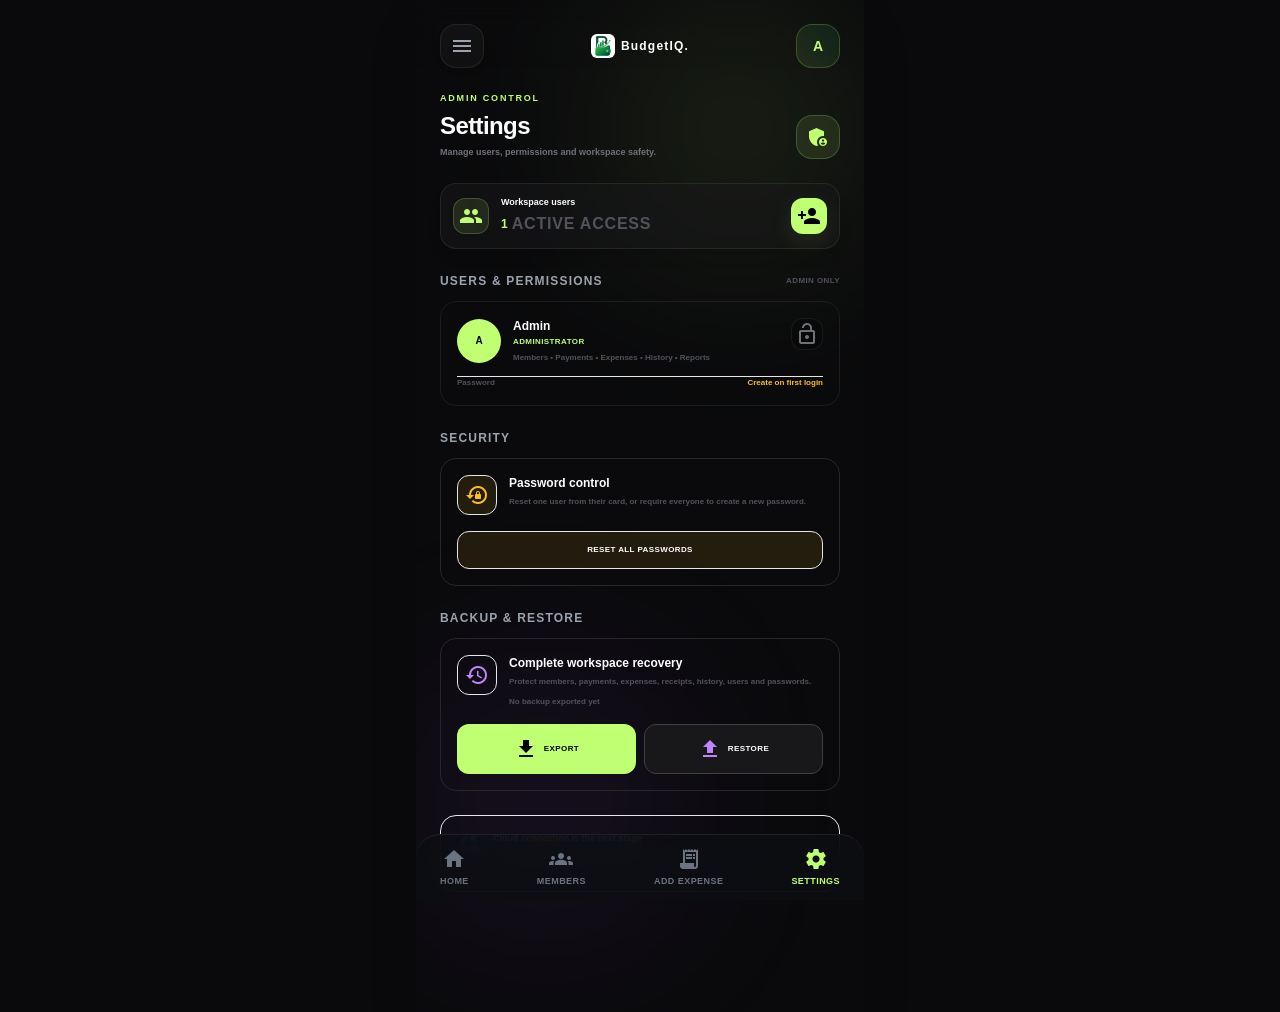
<file: settings.html>
<!DOCTYPE html>
<html lang="en">

<head>
  <meta charset="UTF-8">
  <meta name="viewport" content="width=device-width, initial-scale=1.0, viewport-fit=cover">
  <link rel="manifest" href="manifest.webmanifest">
  <meta name="theme-color" content="#0A0A0C">
  <meta name="mobile-web-app-capable" content="yes">
  <meta name="apple-mobile-web-app-capable" content="yes">
  <meta name="apple-mobile-web-app-status-bar-style" content="black-translucent">
  <meta name="apple-mobile-web-app-title" content="BudgetIQ">
  <link rel="apple-touch-icon" href="icons/apple-touch-icon.png">
  <link rel="icon" href="img/logo.png" type="image/png">
  <title>BudgetIQ Admin Settings</title>
  <link rel="stylesheet" href="css/tailwind.min.css?v=1">
  <link rel="preload" href="fonts/material-icons.woff2" as="font" type="font/woff2" crossorigin>
  <link rel="stylesheet" href="css/style.css?v=4">
  <script defer src="js/budgetiq-cloud.js?v=1"></script>
  <script defer src="js/budgetiq-core.js?v=71"></script>
</head>

<body class="bg-[#0A0A0C] min-h-screen flex items-center justify-center relative">
  <div class="w-full max-w-md min-h-screen bg-[#0A0A0C] text-white flex flex-col justify-between relative pb-24 select-none shadow-2xl overflow-hidden">
    <div class="absolute top-0 right-0 h-64 w-64 rounded-full bg-[#C1FF72]/10 blur-[90px] pointer-events-none"></div>
    <div class="absolute bottom-20 left-0 h-64 w-64 rounded-full bg-purple-500/10 blur-[90px] pointer-events-none"></div>

    <header class="ps-6 pt-6 pe-6 flex justify-between items-center z-20 backdrop-blur-md">
      <button id="hamburgerBtn" aria-label="Open menu" class="w-11 h-11 rounded-2xl bg-white/[0.03] border border-white/[0.08] flex items-center justify-center text-gray-400 hover:text-[#C1FF72] hover:border-[#C1FF72]/40 transition-all duration-300 active:scale-95 shadow-md">
        <span class="material-icons text-xl">menu</span>
      </button>
      <div class="flex items-center gap-1.5">
        <img src="img/budgetiq-logo.png" alt="BudgetIQ logo" class="w-6 h-6 rounded-md object-contain">
        <span class="text-xs font-black tracking-widest text-white">BudgetIQ.</span>
      </div>
      <div id="profileHeaderAvatar" class="w-11 h-11 rounded-2xl bg-gradient-to-tr from-[#C1FF72]/10 to-emerald-500/10 border border-[#C1FF72]/20 flex items-center justify-center text-[#C1FF72] font-black text-sm">A</div>
    </header>

    <main class="flex-grow overflow-y-auto no-scrollbar p-6 space-y-6 z-10">
      <section class="flex items-end justify-between">
        <div>
          <p class="text-[9px] font-black uppercase tracking-[0.2em] text-[#C1FF72]">Admin control</p>
          <h1 class="mt-1 text-2xl font-extrabold tracking-tight text-white">Settings</h1>
          <p class="mt-1 text-[9px] font-semibold text-zinc-500">Manage users, permissions and workspace safety.</p>
        </div>
        <span class="flex h-11 w-11 items-center justify-center rounded-2xl border border-[#C1FF72]/20 bg-[#C1FF72]/10 text-[#C1FF72]"><span class="material-icons text-xl">admin_panel_settings</span></span>
      </section>

      <section class="rounded-2xl border border-white/[0.08] bg-[#18181B]/50 p-3 shadow-lg">
        <div class="flex items-center gap-3">
          <span class="flex h-9 w-9 shrink-0 items-center justify-center rounded-xl border border-[#C1FF72]/20 bg-[#C1FF72]/10 text-[#C1FF72]"><span class="material-icons text-base">group</span></span>
          <div class="min-w-0 flex-1">
            <p class="text-[9px] font-extrabold text-white">Workspace users</p>
            <div class="mt-0.5 flex items-center gap-1"><strong id="settingsUserCount" class="text-xs font-black text-[#C1FF72]">1</strong><span class="text-[7px] font-bold uppercase tracking-wider text-zinc-600">active access</span></div>
          </div>
          <button type="button" onclick="openBudgetIQWorkspaceUserEditor()" aria-label="Add workspace user" title="Add user" class="flex h-9 w-9 shrink-0 items-center justify-center rounded-xl border border-[#C1FF72]/20 bg-[#C1FF72] text-black shadow-[0_8px_24px_rgba(193,255,114,0.1)] transition-all hover:brightness-105 active:scale-95">
            <span class="material-icons text-base">person_add</span>
          </button>
        </div>
      </section>

      <section id="settingsUsersSection" class="space-y-3">
        <div class="flex items-center justify-between">
          <h2 class="text-xs font-extrabold uppercase tracking-widest text-gray-400">Users &amp; permissions</h2>
          <span class="text-[8px] font-black uppercase tracking-wider text-zinc-600">Admin only</span>
        </div>
        <div id="settingsUserList" class="space-y-3"></div>
      </section>

      <section class="space-y-3">
        <h2 class="text-xs font-extrabold uppercase tracking-widest text-gray-400">Security</h2>
        <div class="rounded-2xl border border-zinc-800 bg-[#18181B]/60 p-4">
          <div class="flex items-start gap-3">
            <span class="flex h-10 w-10 shrink-0 items-center justify-center rounded-xl border border-amber-400/20 bg-amber-400/10 text-amber-400"><span class="material-icons text-lg">lock_reset</span></span>
            <div class="min-w-0 flex-1">
              <h3 class="text-xs font-extrabold text-white">Password control</h3>
              <p class="mt-1 text-[8px] font-semibold leading-relaxed text-zinc-600">Reset one user from their card, or require everyone to create a new password.</p>
            </div>
          </div>
          <button type="button" onclick="resetAllBudgetIQWorkspacePasswords()" class="mt-4 w-full rounded-xl border border-amber-400/20 bg-amber-400/10 py-3 text-[8px] font-black uppercase tracking-wider text-amber-300 active:scale-[0.98]">Reset all passwords</button>
        </div>
      </section>

      <section class="space-y-3">
        <h2 class="text-xs font-extrabold uppercase tracking-widest text-gray-400">Backup &amp; restore</h2>
        <div class="rounded-2xl border border-zinc-800 bg-[#18181B]/60 p-4">
          <div class="flex items-start gap-3">
            <span class="flex h-10 w-10 shrink-0 items-center justify-center rounded-xl border border-purple-400/20 bg-purple-400/10 text-purple-400"><span class="material-icons text-lg">restore</span></span>
            <div class="min-w-0 flex-1">
              <h3 class="text-xs font-extrabold text-white">Complete workspace recovery</h3>
              <p class="mt-1 text-[8px] font-semibold leading-relaxed text-zinc-600">Protect members, payments, expenses, receipts, history, users and passwords.</p>
              <p id="backupStatusLabel" class="mt-2 text-[8px] font-bold text-zinc-600">No backup exported yet</p>
            </div>
          </div>
          <div class="mt-4 grid grid-cols-2 gap-2">
            <button type="button" onclick="downloadBudgetIQBackup()" class="flex items-center justify-center gap-1.5 rounded-xl bg-[#C1FF72] px-3 py-3 text-[8px] font-black uppercase tracking-wider text-black active:scale-[0.98]"><span class="material-icons text-sm">download</span> Export</button>
            <button type="button" onclick="openBudgetIQRestorePicker()" class="flex items-center justify-center gap-1.5 rounded-xl border border-zinc-700 bg-zinc-900 px-3 py-3 text-[8px] font-black uppercase tracking-wider text-white active:scale-[0.98]"><span class="material-icons text-sm text-purple-400">upload</span> Restore</button>
          </div>
          <input id="budgetIQRestoreInput" type="file" accept="application/json,.json" class="hidden" onchange="restoreBudgetIQBackup(event)">
        </div>
      </section>

      <section class="rounded-2xl border border-sky-400/15 bg-sky-400/[0.06] p-4">
        <div class="flex items-start gap-3">
          <span class="material-icons text-lg text-sky-400">cloud_sync</span>
          <div>
            <h3 class="text-[9px] font-extrabold text-sky-300">Cloud connection is the next stage</h3>
            <p class="mt-1 text-[8px] font-semibold leading-relaxed text-zinc-500">These controls work on this device now. Secure company workspaces and live multi-user sync will connect these settings to the cloud.</p>
          </div>
        </div>
      </section>
    </main>

    <nav class="fixed bottom-0 left-1/2 -translate-x-1/2 w-full max-w-md bg-[#0D0E12]/90 border-t border-zinc-800/80 backdrop-blur-md px-6 py-3 flex justify-between items-center z-40 rounded-t-3xl" aria-label="Primary navigation">
      <a href="./dashboard.html" class="flex flex-col items-center gap-1 text-gray-500 hover:text-white transition-all"><span class="material-icons text-xl">home</span><span class="text-[9px] font-bold uppercase tracking-wider">Home</span></a>
      <a href="./plan.html" class="flex flex-col items-center gap-1 text-gray-500 hover:text-white transition-all"><span class="material-icons text-xl">groups</span><span class="text-[9px] font-bold uppercase tracking-wider">Members</span></a>
      <a href="./cart.html" class="flex flex-col items-center gap-1 text-gray-500 hover:text-white transition-all"><span class="material-icons text-xl">receipt_long</span><span class="text-[9px] font-bold uppercase tracking-wider">Add Expense</span></a>
      <a href="./settings.html" class="flex flex-col items-center gap-1 text-[#C1FF72] hover:text-white transition-all"><span class="material-icons text-xl">settings</span><span class="text-[9px] font-bold uppercase tracking-wider">Settings</span></a>
    </nav>

    <div id="profileToast" class="fixed bottom-24 left-1/2 -translate-x-1/2 bg-zinc-950 border border-zinc-800 text-[#C1FF72] text-[11px] font-extrabold px-5 py-3.5 rounded-full shadow-2xl flex items-center gap-2 whitespace-nowrap opacity-0 pointer-events-none translate-y-3 transition-all duration-300 z-50"><span class="material-icons text-sm">check_circle</span><span id="toastMessage">Settings updated</span></div>

    <div id="settingsUserModal" class="fixed inset-0 z-50 hidden items-end justify-center bg-black/75 backdrop-blur-sm">
      <form onsubmit="saveBudgetIQWorkspaceUser(event)" class="w-full max-w-md max-h-[88vh] overflow-y-auto no-scrollbar rounded-t-[32px] border-t border-white/[0.09] bg-[#121216] p-6 shadow-[0_24px_70px_rgba(0,0,0,0.55)]">
        <div class="flex items-center justify-between">
          <div><p class="text-[8px] font-black uppercase tracking-[0.2em] text-[#C1FF72]">Admin control</p><h2 id="settingsUserModalTitle" class="mt-1 text-sm font-extrabold text-white">Create workspace user</h2></div>
          <button type="button" onclick="closeBudgetIQWorkspaceUserEditor()" aria-label="Close user editor" class="flex h-8 w-8 items-center justify-center rounded-full bg-white/[0.04] text-zinc-500"><span class="material-icons text-sm">close</span></button>
        </div>
        <input id="settingsUserId" type="hidden">
        <div class="mt-5 space-y-4">
          <label class="block space-y-1.5"><span class="text-[8px] font-black uppercase tracking-wider text-zinc-500">Full name</span><input id="settingsUserName" type="text" required maxlength="60" placeholder="e.g. Mohammed" class="w-full rounded-xl border border-zinc-800 bg-zinc-950 px-4 py-3 text-xs font-bold text-white outline-none placeholder:text-zinc-700 focus:border-[#C1FF72]/40"></label>
          <label class="block space-y-1.5"><span class="text-[8px] font-black uppercase tracking-wider text-zinc-500">Starting role</span><select id="settingsUserRole" onchange="applyBudgetIQSettingsRolePreset()" class="w-full rounded-xl border border-zinc-800 bg-zinc-950 px-4 py-3 text-xs font-bold text-white outline-none focus:border-[#C1FF72]/40"><option value="manager">Manager — full app control</option><option value="member">Team member — daily work</option><option value="viewer">Viewer — read only</option></select></label>
          <div>
            <div class="flex items-center justify-between"><span class="text-[8px] font-black uppercase tracking-wider text-zinc-500">Permissions</span><span class="text-[7px] font-bold text-zinc-700">Admin can change anytime</span></div>
            <div class="mt-2 grid grid-cols-2 gap-2">
              <label class="flex items-center gap-2 rounded-xl border border-white/[0.06] bg-black/20 p-3 text-[9px] font-bold text-zinc-300"><input id="settingsPermission-members" type="checkbox" style="accent-color:#C1FF72"> Members</label>
              <label class="flex items-center gap-2 rounded-xl border border-white/[0.06] bg-black/20 p-3 text-[9px] font-bold text-zinc-300"><input id="settingsPermission-payments" type="checkbox" style="accent-color:#C1FF72"> Payments</label>
              <label class="flex items-center gap-2 rounded-xl border border-white/[0.06] bg-black/20 p-3 text-[9px] font-bold text-zinc-300"><input id="settingsPermission-expenses" type="checkbox" style="accent-color:#C1FF72"> Expenses</label>
              <label class="flex items-center gap-2 rounded-xl border border-white/[0.06] bg-black/20 p-3 text-[9px] font-bold text-zinc-300"><input id="settingsPermission-history" type="checkbox" style="accent-color:#C1FF72"> History</label>
              <label class="col-span-2 flex items-center gap-2 rounded-xl border border-white/[0.06] bg-black/20 p-3 text-[9px] font-bold text-zinc-300"><input id="settingsPermission-reports" type="checkbox" style="accent-color:#C1FF72"> PDF &amp; Excel reports</label>
            </div>
          </div>
          <label class="flex items-center justify-between rounded-xl border border-white/[0.06] bg-black/20 p-3"><span><strong class="block text-[9px] text-white">Active user</strong><small class="text-[7px] font-semibold text-zinc-600">Turn off to pause login access</small></span><input id="settingsUserActive" type="checkbox" checked style="accent-color:#C1FF72"></label>
        </div>
        <div class="mt-5 grid grid-cols-2 gap-2">
          <button id="settingsDeleteUserButton" type="button" onclick="deleteBudgetIQWorkspaceUser()" class="hidden rounded-xl border border-red-500/20 bg-red-500/10 py-3 text-[8px] font-black uppercase tracking-wider text-red-400">Delete user</button>
          <button type="submit" class="col-span-2 rounded-xl bg-[#C1FF72] py-3 text-[9px] font-black uppercase tracking-wider text-black">Save user access</button>
        </div>
      </form>
    </div>
  </div>

  <div id="sidebarBackdrop" class="absolute inset-0 bg-black/80 z-40 hidden opacity-0 transition-opacity duration-300"></div>
  <aside id="sidebarMenu" class="absolute inset-y-0 left-0 w-80 bg-[#090A0E]/95 border-r border-white/[0.06] backdrop-blur-2xl z-50 transform -translate-x-full transition-transform duration-500 ease-out flex flex-col justify-between p-6 overflow-y-auto no-scrollbar" aria-label="Application menu">
    <div class="space-y-5">
      <div class="flex justify-between items-center pb-4 border-b border-white/[0.04]">
        <div class="flex items-center gap-3"><div id="budgetIQSidebarAvatar" class="w-10 h-10 bg-[#C1FF72] text-black text-sm font-black rounded-full flex items-center justify-center">A</div><div><h4 id="budgetIQSidebarUser" class="text-xs font-extrabold text-white">Admin ⚡</h4><p class="text-[9px] text-gray-500 font-semibold">BudgetIQ Workspace</p></div></div>
        <button id="closeSidebarBtn" aria-label="Close menu" class="w-8 h-8 rounded-full bg-white/[0.03] border border-white/[0.08] flex items-center justify-center text-gray-400"><span class="material-icons text-sm">close</span></button>
      </div>
      <div class="flex bg-white/[0.03] border border-white/[0.06] rounded-xl p-1"><span class="material-icons text-gray-500 text-sm px-2 flex items-center">search</span><input id="screenSearch" onkeyup="searchScreens()" type="text" placeholder="Search" class="bg-transparent w-full outline-none py-2 text-[10px] font-bold uppercase tracking-wider placeholder-gray-600 text-white"></div>
      <div id="linksContainer" class="space-y-5 overflow-y-auto no-scrollbar pr-1 max-h-[440px]">
        <div class="category-sec space-y-2"><h4 class="text-[8px] font-black uppercase tracking-widest text-[#C1FF72]">User Core App</h4><div class="space-y-1 text-xs"><a href="./dashboard.html" class="nav-link-item flex items-center py-2 px-3 text-gray-400 font-semibold"><span class="flex items-center gap-2"><span class="material-icons text-sm text-gray-500">home</span> Home Dashboard</span></a></div></div>
        <div class="category-sec space-y-2"><h4 class="text-[8px] font-black uppercase tracking-widest text-purple-400">Profile &amp; History</h4><div class="space-y-1 text-xs">
          <a href="./profile.html" class="nav-link-item flex items-center py-2 px-3 text-gray-400 font-semibold"><span class="flex items-center gap-2"><span class="material-icons text-sm text-gray-500">person</span> Profile</span></a>
          <a href="./history.html" class="nav-link-item flex items-center py-2 px-3 text-gray-400 font-semibold"><span class="flex items-center gap-2"><span class="material-icons text-sm text-gray-500">history</span> History</span></a>
          <a href="./notifications.html" class="nav-link-item flex items-center justify-between py-2 px-3 text-gray-400 font-semibold"><span class="flex items-center gap-2"><span class="material-icons text-sm text-gray-500">notifications</span> Notifications</span><span data-budgetiq-notification-badge class="hidden rounded-full bg-red-500 px-1.5 py-0.5 text-[7px] font-black text-white">0</span></a>
        </div></div>
        <div class="category-sec space-y-2" data-budgetiq-admin-only><h4 class="text-[8px] font-black uppercase tracking-widest text-amber-400">Administration</h4><div class="space-y-1 text-xs"><a href="./settings.html" class="nav-link-item flex items-center py-2 px-3 rounded-xl bg-white/[0.03] text-[#C1FF72] font-semibold"><span class="flex items-center gap-2"><span class="material-icons text-sm text-[#C1FF72]">settings</span> Settings</span></a></div></div>
      </div>
    </div>
    <div class="pt-4 border-t border-white/[0.04] flex items-center justify-between text-[10px] text-gray-500 font-semibold uppercase tracking-wider"><span id="budgetIQSidebarFooterUser">Admin</span><span>v1.1.1 ⚡</span></div>
  </aside>
</body>

</html>
</file>
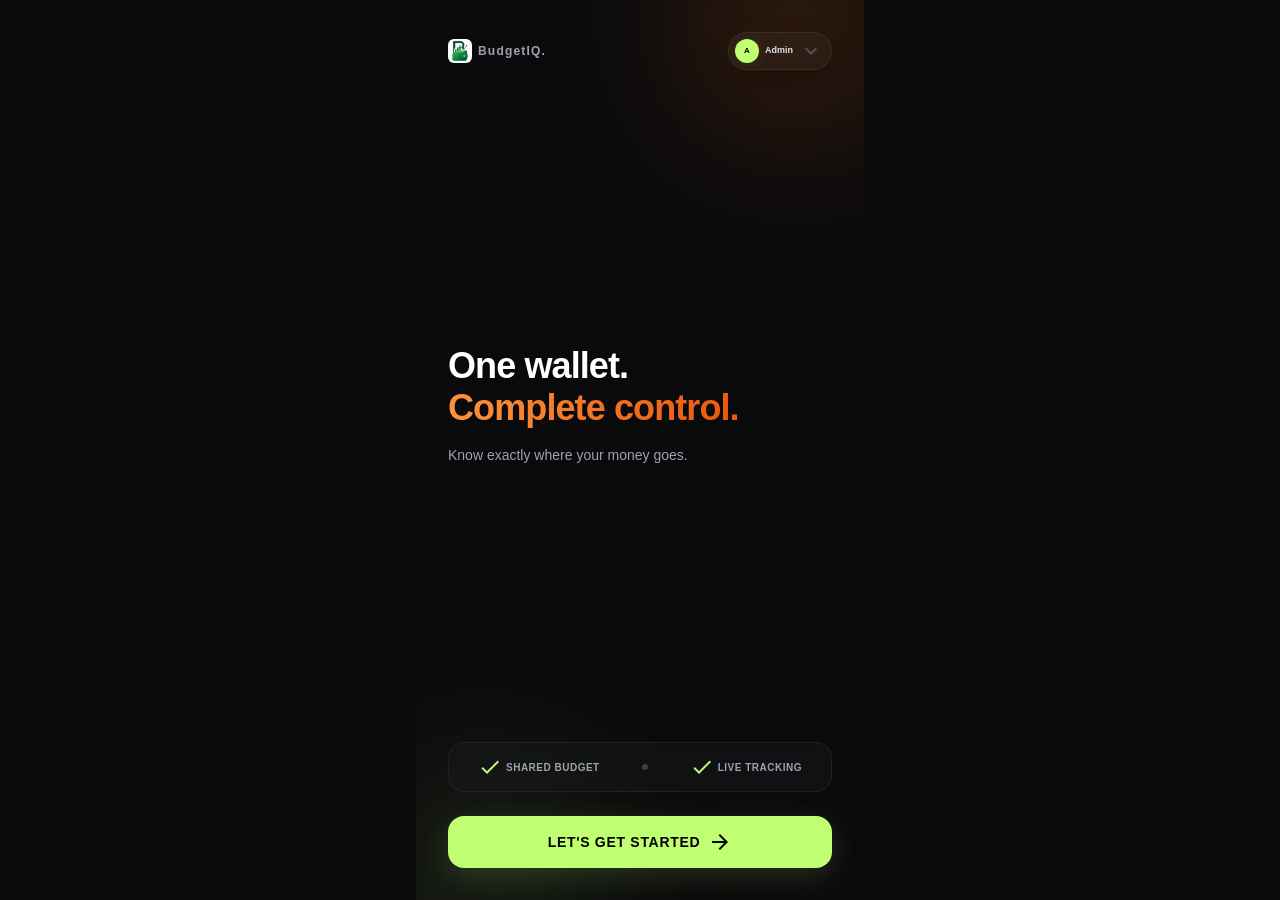
<file: splash.html>
<!DOCTYPE html>
<html lang="en">

<head>
  <meta charset="UTF-8">
  <meta name="viewport" content="width=device-width, initial-scale=1.0, viewport-fit=cover">
  <!-- PWA: installable app (Add to Home Screen) -->
  <link rel="manifest" href="manifest.webmanifest">
  <meta name="theme-color" content="#0A0A0C">
  <meta name="mobile-web-app-capable" content="yes">
  <meta name="apple-mobile-web-app-capable" content="yes">
  <meta name="apple-mobile-web-app-status-bar-style" content="black-translucent">
  <meta name="apple-mobile-web-app-title" content="BudgetIQ">
  <link rel="apple-touch-icon" href="icons/apple-touch-icon.png">
  <link rel="icon" href="img/logo.png" type="image/png">
  <title>BudgetIQ</title>
  <!-- Tailwind CSS CDN -->
  <link rel="stylesheet" href="css/tailwind.min.css?v=1">
  <link rel="preload" href="fonts/material-icons.woff2" as="font" type="font/woff2" crossorigin>
  <link rel="stylesheet" href="css/style.css?v=4">
  <script defer src="js/budgetiq-cloud.js?v=1"></script>
  <script defer src="js/budgetiq-core.js?v=71"></script>
</head>

<body class="bg-[#0A0A0C] min-h-screen flex items-center justify-center">
  <!-- Pure Mobile View Container (Full screen on mobile, centered on desktop) -->
  <div
    class="w-full max-w-md min-h-screen bg-[#0A0A0C] text-white flex flex-col justify-between p-8 relative overflow-hidden">
    <!-- Ambient Glow Effects (Top Right & Bottom Left) -->
    <div
      class="absolute top-[-10%] right-[-10%] w-56 h-56 bg-orange-500/20 rounded-full blur-[80px] pointer-events-none">
    </div>
    <div
      class="absolute bottom-[-10%] left-[-10%] w-56 h-56 bg-[#C1FF72]/10 rounded-full blur-[80px] pointer-events-none">
    </div>
    <!-- 1. Top Badges & Quirky Intro -->
    <div class="flex justify-between items-center z-10">
      <!-- Sleek Minimal Logo Text -->
      <div class="flex items-center gap-1.5">
        <img src="img/budgetiq-logo.png" alt="BudgetIQ logo" class="w-6 h-6 rounded-md object-contain">
        <span class="text-xs font-bold tracking-widest text-gray-400">BudgetIQ.</span>
      </div>

      <!-- Native mobile user selector populated from Admin Settings -->
      <label
        class="relative flex min-w-[96px] items-center gap-1.5 rounded-full border border-white/[0.07] bg-white/[0.035] p-1.5 pr-2 shadow-[0_8px_24px_rgba(0,0,0,0.18)] backdrop-blur-xl transition-all active:scale-95">
        <span id="currentUserAvatar"
          class="flex h-6 w-6 shrink-0 items-center justify-center rounded-full bg-[#C1FF72] text-[8px] font-black text-black shadow-[0_0_16px_rgba(193,255,114,0.12)]">A</span>
        <span id="currentUserName" class="min-w-0 flex-1 truncate text-[9px] font-extrabold text-zinc-200">Admin</span>
        <span class="material-icons text-[12px] text-zinc-600">keyboard_arrow_down</span>
        <select id="splashUserSelect" aria-label="Choose user" onchange="requestSplashUserUnlock(this)"
          class="absolute inset-0 h-full w-full cursor-pointer opacity-0">
          <option value="admin" data-initial="A">Admin</option>
        </select>
      </label>
    </div>
    <!-- 2. Hero / Center Section -->
    <div class="flex flex-col items-start justify-center flex-grow py-12 z-10">
      <!-- Main Heading (Bold, Lowercase Gen-Z style) -->
      <h1 class="text-4xl font-extrabold tracking-tight leading-[1.15] text-white">
        One wallet. <br>
        <span class="text-transparent bg-clip-text bg-gradient-to-r from-orange-400 to-orange-600">Complete control.</span>
      </h1>
      <!-- Subtext -->
      <p class="text-gray-400 text-sm font-medium mt-4 leading-relaxed max-w-[280px]">
        Know exactly where your money goes.
      </p>
    </div>
    <!-- 3. Bottom Action Section -->
    <div class="flex flex-col gap-4 z-10">
      <!-- Key Feature Quick Row -->
      <div
        class="flex items-center justify-around py-3 px-2 bg-zinc-900/50 rounded-2xl border border-zinc-800/80 mb-2 backdrop-blur-sm">
        <div class="flex items-center gap-1">
          <span class="material-icons text-[#C1FF72] text-xs">done</span>
          <span class="text-[10px] font-bold text-gray-400 uppercase tracking-wider">Shared Budget</span>
        </div>
        <div class="w-1.5 h-1.5 bg-zinc-700 rounded-full"></div>
        <div class="flex items-center gap-1">
          <span class="material-icons text-[#C1FF72] text-xs">done</span>
          <span class="text-[10px] font-bold text-gray-400 uppercase tracking-wider">Live Tracking</span>
        </div>
      </div>
      <!-- Neon CTA Button -->
      <a id="splashStartButton" href="./dashboard.html" onclick="return unlockSplashUserBeforeStart(event)"
        class="w-full bg-[#C1FF72] hover:bg-[#b0f55c] active:scale-[0.98] text-black font-extrabold py-3.5 px-6 rounded-2xl shadow-[0_8px_30px_rgb(193,255,114,0.15)] transition-all flex items-center justify-center gap-2 text-sm uppercase tracking-wider group">
        <span>Let's Get Started</span>
        <span class="material-icons text-sm transition-transform group-hover:translate-x-1">arrow_forward</span>
      </a>
    </div>

    <!-- Small in-app password popup for the selected local user -->
    <div id="userPasswordModal"
      class="absolute inset-0 z-30 hidden items-center justify-center bg-black/75 p-6 backdrop-blur-sm">
      <form onsubmit="submitSplashUserPassword(event)"
        class="w-full max-w-[310px] rounded-[26px] border border-white/[0.09] bg-zinc-950 p-5 shadow-[0_24px_70px_rgba(0,0,0,0.55)]">
        <div class="flex items-start justify-between">
          <div class="flex items-center gap-3">
            <span
              class="flex h-10 w-10 items-center justify-center rounded-2xl bg-[#C1FF72]/10 text-[#C1FF72]">
              <span class="material-icons text-lg">lock</span>
            </span>
            <div>
              <p id="userPasswordEyebrow"
                class="text-[8px] font-black uppercase tracking-[0.2em] text-[#C1FF72]">User security</p>
              <h2 id="userPasswordTitle" class="mt-1 text-sm font-extrabold text-white">Unlock Admin</h2>
            </div>
          </div>
          <button type="button" onclick="closeUserPasswordModal()" aria-label="Close password popup"
            class="flex h-7 w-7 items-center justify-center rounded-full bg-white/[0.04] text-zinc-500 transition-colors hover:text-white">
            <span class="material-icons text-sm">close</span>
          </button>
        </div>

        <p id="userPasswordDescription" class="mt-4 text-[10px] font-semibold leading-relaxed text-zinc-500">
          Enter this user's password to continue.
        </p>

        <div class="mt-4 space-y-2.5">
          <input id="userPasswordInput" type="password" minlength="4" required autocomplete="current-password"
            placeholder="Password"
            class="w-full rounded-2xl border border-white/[0.08] bg-white/[0.035] px-4 py-3 text-xs font-bold text-white outline-none placeholder:text-zinc-700 focus:border-[#C1FF72]/50" />
          <div id="userPasswordConfirmWrap" class="hidden">
            <input id="userPasswordConfirmInput" type="password" minlength="4" placeholder="Confirm password"
              class="w-full rounded-2xl border border-white/[0.08] bg-white/[0.035] px-4 py-3 text-xs font-bold text-white outline-none placeholder:text-zinc-700 focus:border-[#C1FF72]/50" />
          </div>
          <p id="userPasswordError" class="hidden px-1 text-[9px] font-bold text-red-400"></p>
        </div>

        <div class="mt-4 grid grid-cols-2 gap-2.5">
          <button type="button" onclick="closeUserPasswordModal()"
            class="rounded-2xl border border-white/[0.07] bg-white/[0.025] py-3 text-[9px] font-black uppercase tracking-wider text-zinc-400">
            Cancel
          </button>
          <button id="userPasswordSubmitButton" type="submit"
            class="rounded-2xl bg-[#C1FF72] py-3 text-[9px] font-black uppercase tracking-wider text-black shadow-[0_8px_24px_rgba(193,255,114,0.1)]">
            Unlock
          </button>
        </div>
      </form>
    </div>
  </div>

  <!-- 3. INTERACTIVE SLIDEOUT SIDEBAR DRAWER (Glassmorphism & Search) -->
  <!-- Overlay backdrop -->
  <div id="sidebarBackdrop" class="absolute inset-0 bg-black/80 z-40 hidden opacity-0 transition-opacity duration-300">
  </div>
  <!-- Redesigned Premium Sidebar Panel -->
  <div id="sidebarMenu"
    class="absolute inset-y-0 left-0 w-80 bg-[#090A0E]/95 border-r border-white/[0.06] backdrop-blur-2xl z-50 transform -translate-x-full transition-transform duration-500 ease-out flex flex-col justify-between p-6 overflow-y-auto no-scrollbar">
    <div class="space-y-5">
      <!-- Sidebar Profile & Close Header -->
      <div class="flex justify-between items-center pb-4 border-b border-white/[0.04]">
        <div class="flex items-center gap-3">
          <div id="budgetIQSidebarAvatar"
            class="w-10 h-10 bg-[#C1FF72] text-black text-sm font-black rounded-full flex items-center justify-center">
            A
          </div>
          <div>
            <h4 id="budgetIQSidebarUser" class="text-xs font-extrabold text-white">Admin ⚡</h4>
            <p class="text-[9px] text-gray-500 font-semibold">BudgetIQ Workspace</p>
          </div>
        </div>
        <!-- Styled Close Button -->
        <button id="closeSidebarBtn"
          class="w-8 h-8 rounded-full bg-white/[0.03] border border-white/[0.08] flex items-center justify-center text-gray-400 hover:text-white transition-all">
          <span class="material-icons text-sm">close</span>
        </button>
      </div>
      <!-- NEW: Live Screen Search Box (UX upgrade) -->
      <div
        class="flex bg-white/[0.03] border border-white/[0.06] focus-within:border-[#C1FF72]/40 rounded-xl p-1 transition-all">
        <span class="material-icons text-gray-500 text-sm px-2 flex items-center">search</span>
        <input id="screenSearch" onkeyup="searchScreens()" type="text" placeholder="Search"
          class="bg-transparent w-full outline-none py-2 text-[10px] font-bold uppercase tracking-wider placeholder-gray-600 text-white" />
      </div>
      <!-- CATEGORIZED DIRECTORY -->
      <div id="linksContainer" class="space-y-5 overflow-y-auto no-scrollbar pr-1 max-h-[440px]">
        <!-- Category 2: User Core App -->
        <div class="category-sec space-y-2">
          <h4 class="text-[8px] font-black uppercase tracking-widest text-[#C1FF72]">User Core App</h4>
          <div class="space-y-1 text-xs">
            <a href="./dashboard.html"
              class="nav-link-item flex items-center justify-between py-2 px-3 text-gray-400 hover:text-[#C1FF72] rounded-xl hover:bg-white/[0.03] transition-all font-semibold group">
              <span class="flex items-center gap-2 group-hover:translate-x-1.5 transition-transform"><span
                  class="material-icons text-sm text-gray-500 group-hover:text-[#C1FF72]">home</span> Home
                Dashboard</span>
            </a>
          </div>
        </div>
        <!-- Category 4: Profile and history -->
        <div class="category-sec space-y-2">
          <h4 class="text-[8px] font-black uppercase tracking-widest text-purple-400">Profile &amp; History</h4>
          <div class="space-y-1 text-xs">
            <a href="./profile.html"
              class="nav-link-item flex items-center justify-between py-2 px-3 text-gray-400 hover:text-[#C1FF72] rounded-xl hover:bg-white/[0.03] transition-all font-semibold group">
              <span class="flex items-center gap-2 group-hover:translate-x-1.5 transition-transform"><span
                  class="material-icons text-sm text-gray-500 group-hover:text-[#C1FF72]">person</span> Profile</span>
            </a>
            <a href="./history.html"
              class="nav-link-item flex items-center justify-between py-2 px-3 text-gray-400 hover:text-[#C1FF72] rounded-xl hover:bg-white/[0.03] transition-all font-semibold group">
              <span class="flex items-center gap-2 group-hover:translate-x-1.5 transition-transform"><span
                  class="material-icons text-sm text-gray-500 group-hover:text-[#C1FF72]">history</span> History</span>
            </a>
            <a href="./notifications.html"
              class="nav-link-item flex items-center justify-between py-2 px-3 text-gray-400 hover:text-[#C1FF72] rounded-xl hover:bg-white/[0.03] transition-all font-semibold group">
              <span class="flex items-center gap-2 group-hover:translate-x-1.5 transition-transform"><span
                  class="material-icons text-sm text-gray-500 group-hover:text-[#C1FF72]">notifications</span> Notifications</span>
              <span data-budgetiq-notification-badge class="hidden min-w-[18px] rounded-full bg-red-500 px-1.5 py-0.5 text-center text-[7px] font-black text-white">0</span>
            </a>
          </div>
        </div>
        <div class="category-sec space-y-2" data-budgetiq-admin-only>
          <h4 class="text-[8px] font-black uppercase tracking-widest text-amber-400">Administration</h4>
          <div class="space-y-1 text-xs"><a href="./settings.html" class="nav-link-item flex items-center justify-between py-2 px-3 text-gray-400 hover:text-[#C1FF72] rounded-xl hover:bg-white/[0.03] transition-all font-semibold group"><span class="flex items-center gap-2 group-hover:translate-x-1.5 transition-transform"><span class="material-icons text-sm text-gray-500 group-hover:text-[#C1FF72]">settings</span> Settings</span></a></div>
        </div>
      </div>
    </div>
    <!-- Sidebar Footer -->
    <div
      class="pt-4 border-t border-white/[0.04] flex items-center justify-between text-[10px] text-gray-500 font-semibold uppercase tracking-wider">
      <span id="budgetIQSidebarFooterUser">Admin</span>
      <span>v1.1.1 ⚡</span>
    </div>
  </div>
</body>

</html>
</file>
<file: css/style.css>
/*
Template Name: Tiffinbox - Tiffin and Food Delivery Mobile Template
Author: Askbootstrap
Author URI: https://themeforest.net/user/askbootstrap
Version: 0.1
*/

/*
- Body
- Scrollbar Design 
*/

/* Body */
body {
  font-family: -apple-system, BlinkMacSystemFont, "SF Pro Display", "SF Pro Text", "Segoe UI", sans-serif;
  -webkit-tap-highlight-color: transparent;
}
html {
  touch-action: manipulation;
}
@font-face {
  font-family: 'Material Icons';
  font-style: normal;
  font-weight: 400;
  font-display: block;
  src: url('../fonts/material-icons.woff2') format('woff2');
}
.material-icons {
  font-family: 'Material Icons';
  font-weight: normal;
  font-style: normal;
  font-size: 24px;
  line-height: 1;
  letter-spacing: normal;
  text-transform: none;
  display: inline-block;
  white-space: nowrap;
  word-wrap: normal;
  direction: ltr;
  text-rendering: optimizeLegibility;
  -webkit-font-feature-settings: 'liga';
  -webkit-font-smoothing: antialiased;
}
.no-scrollbar::-webkit-scrollbar {
    display: none;
}
.no-scrollbar {
    -ms-overflow-style: none;
    scrollbar-width: none;
}
.osahan-body {
    margin-top: auto !important;
    margin-bottom: auto !important;
    height: 100vh !important;
    overflow: auto;
}
.osahan-main {
    height: 100vh !important;
    padding: 0px !important;
}
.osahan-header {
    margin-bottom: auto !important;
}
.osahan-footer {
    margin-top: auto !important;
    transform: unset !important;
    position: unset !important;
}
div#sidebarMenu {
    height: 100vh;
}
.tscooter{
  animation-duration: 2s;
}

/* Scrollbar Design */
body::-webkit-scrollbar,
::-webkit-scrollbar {
  width: 2px; 
  height: 2px; 
}
body::-webkit-scrollbar-track,
::-webkit-scrollbar-track {
  background: #000;
}
body::-webkit-scrollbar-thumb,
::-webkit-scrollbar-thumb {
  background-color: #333;
  border-radius: 3px;
}
/* End Scrollbar Design */

/* History keeps its controls visible while only the activity cards scroll. */
.history-activity-scroll {
  height: clamp(280px, 48vh, 440px);
  overflow-y: auto;
  overscroll-behavior: contain;
  -webkit-overflow-scrolling: touch;
  touch-action: pan-y;
  scrollbar-width: thin;
  scrollbar-color: #C1FF72 #18181b;
  scrollbar-gutter: stable;
}

/* Notification center accents. Kept semantic so the static PWA does not depend on newly generated Tailwind utilities. */
.budgetiq-notification-badge,
[data-budgetiq-notification-badge] {
  min-width: 18px;
  line-height: 1;
}

.budgetiq-notification-page-glow {
  background: rgba(193, 255, 114, 0.1);
}

.budgetiq-notification-summary-card {
  border-color: rgba(193, 255, 114, 0.15);
  background: linear-gradient(135deg, rgba(193, 255, 114, 0.09), rgba(24, 24, 27, 0.82) 54%, rgba(168, 85, 247, 0.08));
}

.budgetiq-notification-summary-icon {
  box-shadow: 0 0 28px rgba(193, 255, 114, 0.16);
}

.budgetiq-notification-cloud-card {
  border-color: rgba(14, 165, 233, 0.15);
  background: rgba(14, 165, 233, 0.045);
}

.budgetiq-notification-unread {
  border-color: rgba(193, 255, 114, 0.2);
  background: rgba(193, 255, 114, 0.045);
}

.budgetiq-notification-unread-dot {
  box-shadow: 0 0 10px rgba(193, 255, 114, 0.7);
}

.budgetiq-notification-toast {
  z-index: 60;
}
.history-activity-scroll::-webkit-scrollbar {
  display: block;
  width: 4px;
}
.history-activity-scroll::-webkit-scrollbar-track {
  background: #18181b;
  border-radius: 999px;
}
.history-activity-scroll::-webkit-scrollbar-thumb {
  background: #C1FF72;
  border-radius: 999px;
}

/* ============================================================
   PWA / iOS installable-app fixes
   (added to make the template work cleanly as a Home-Screen app)
   ============================================================ */

/* 1. Dynamic viewport height: stops content being clipped behind
      Safari's address/tool bar. Falls back to the original 100vh
      on browsers that don't support dvh. */
@supports (height: 100dvh) {
  .min-h-screen { min-height: 100dvh !important; }
  .h-screen     { height: 100dvh !important; }
}

/* 2. Keep the fixed bottom navigation above the iPhone home
      indicator. env() resolves to 0 on devices without a safe
      area, so this is harmless on desktop / older phones. */
.fixed.bottom-0 {
  padding-bottom: calc(0.75rem + env(safe-area-inset-bottom)) !important;
}

/* 3. When launched from the Home Screen (standalone, full screen),
      drop the app card below the notch / status bar. box-sizing is
      border-box (Tailwind default), so this padding does not create
      extra scroll height. */
@media all and (display-mode: standalone) {
  .max-w-md.min-h-screen {
    padding-top: env(safe-area-inset-top);
  }
}

/* 4. iPhone Safari zooms the whole page when a focused form field is
      rendered below 16px. Keep editable controls at the safe size on
      phones so edit/add popups stay at the user's current zoom level. */
@media screen and (max-width: 768px) {
  input:not([type="checkbox"]):not([type="radio"]):not([type="file"]),
  select,
  textarea,
  [contenteditable="true"] {
    font-size: 16px !important;
  }
}
</file>
